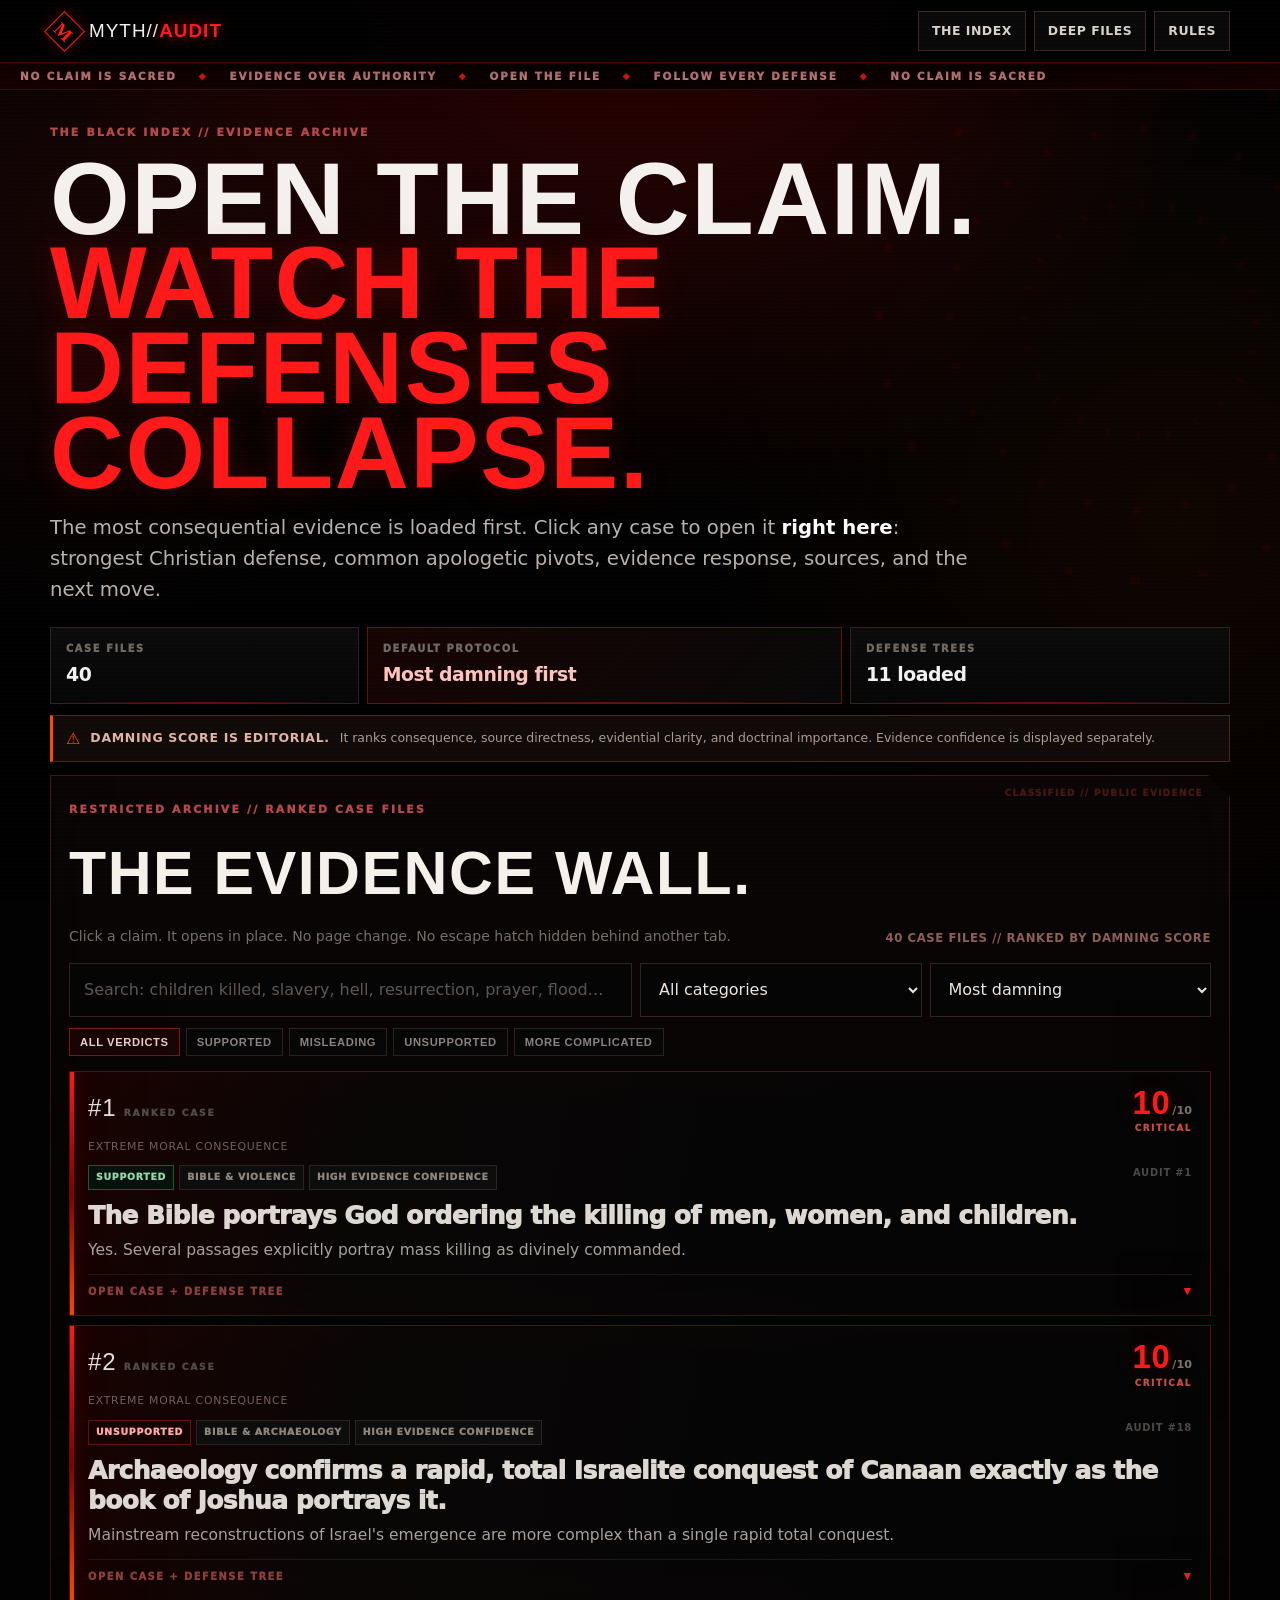
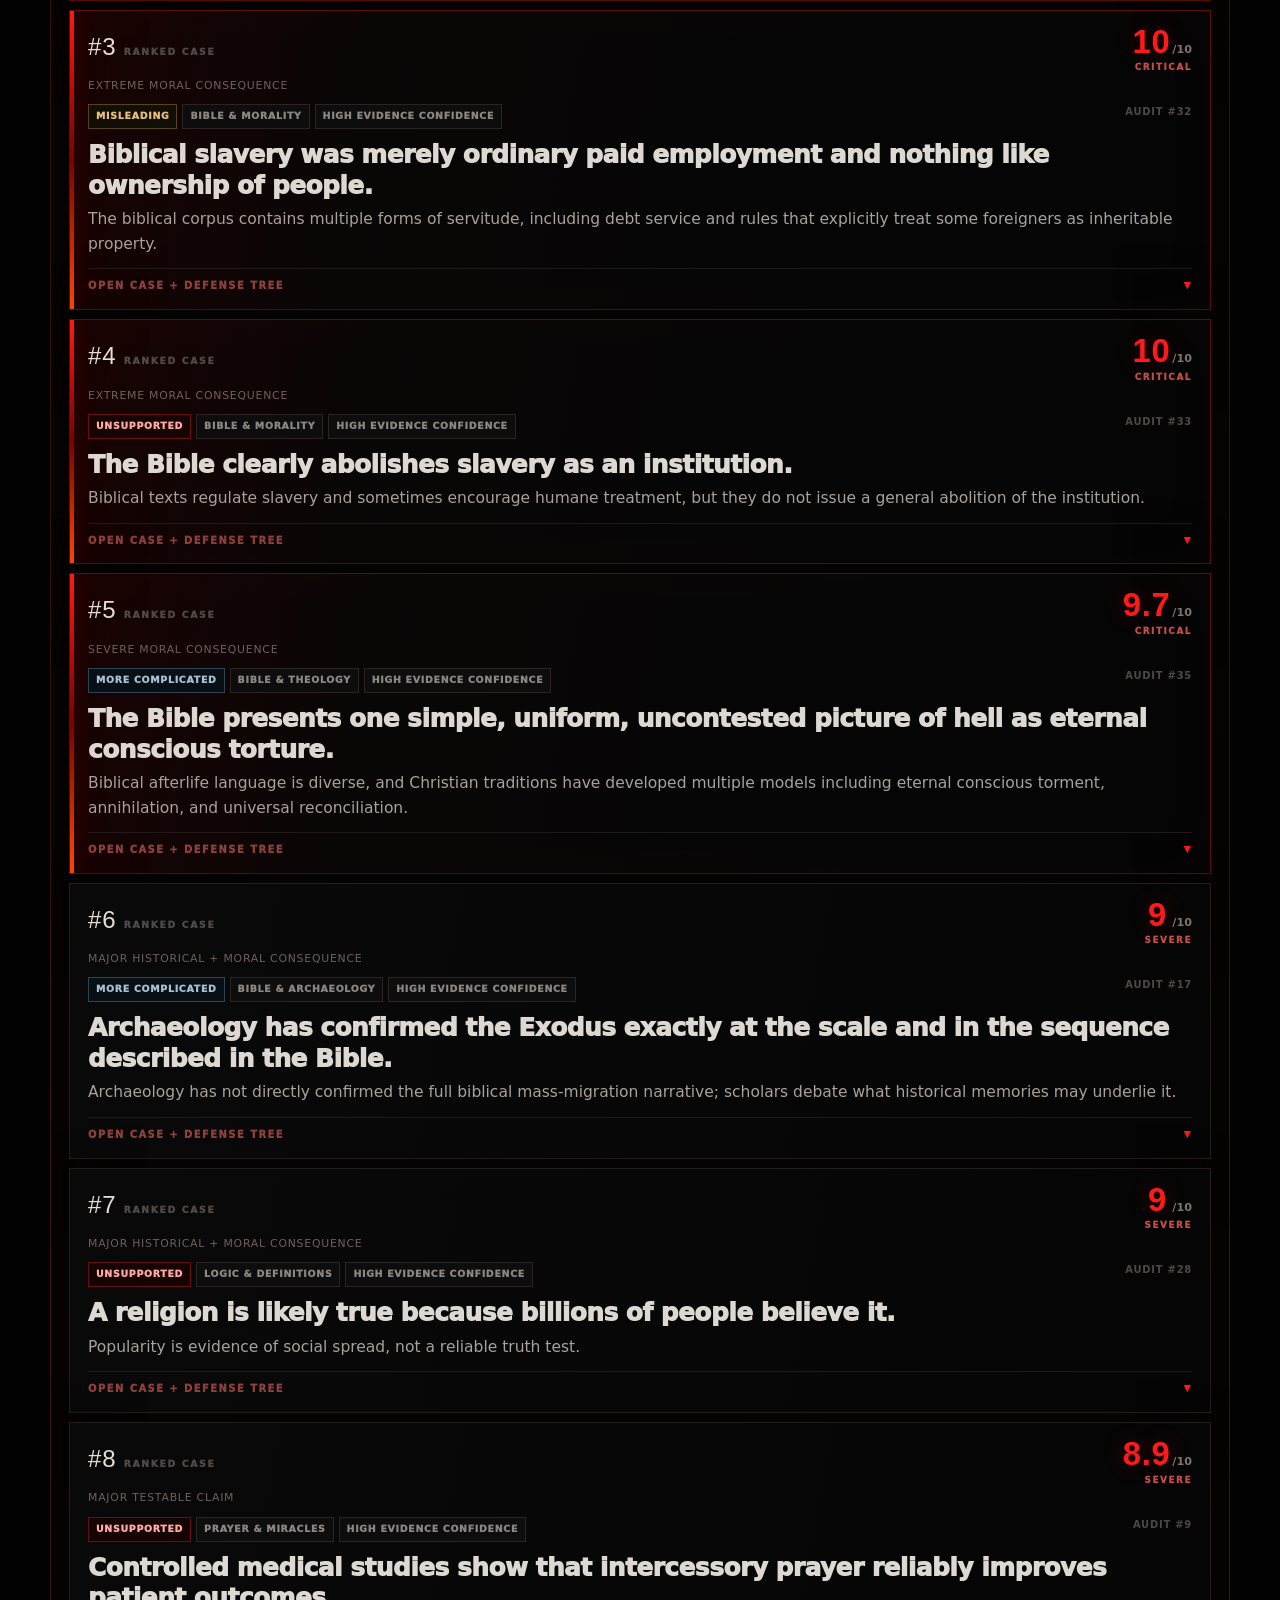
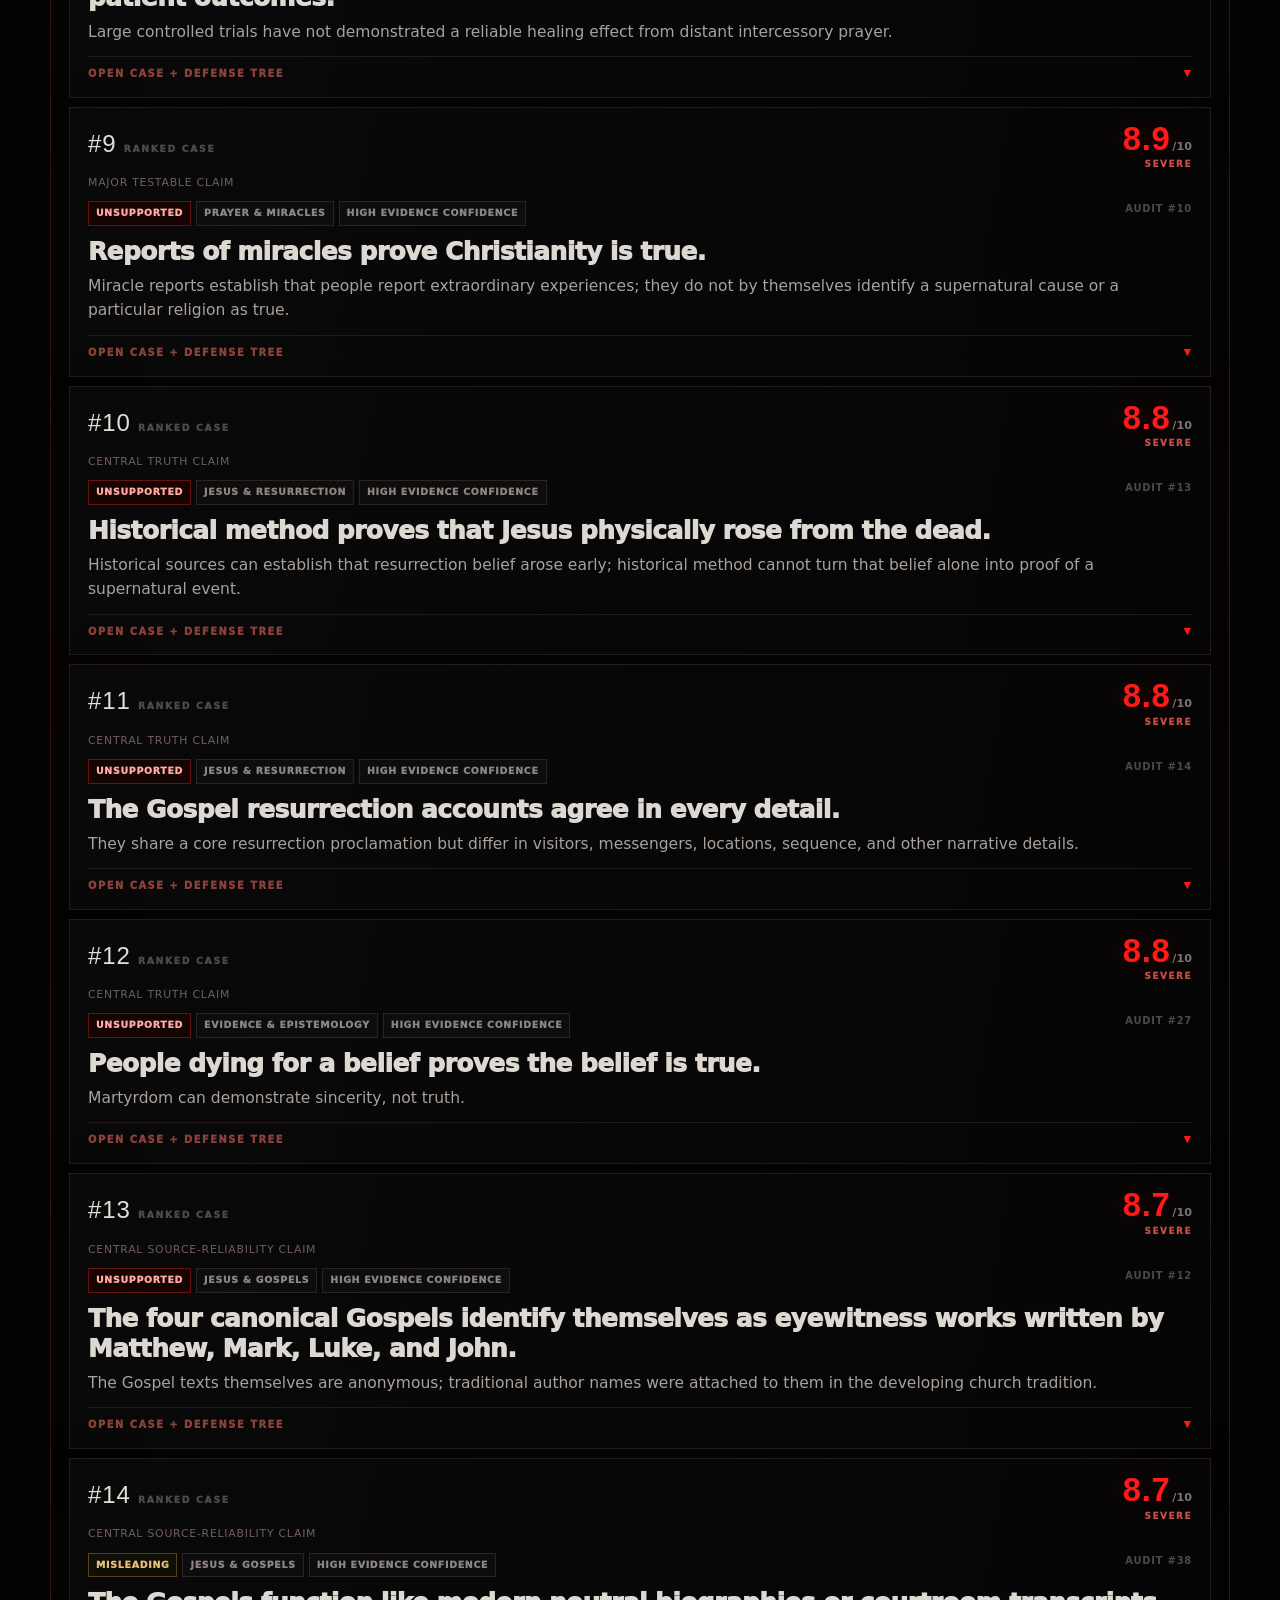
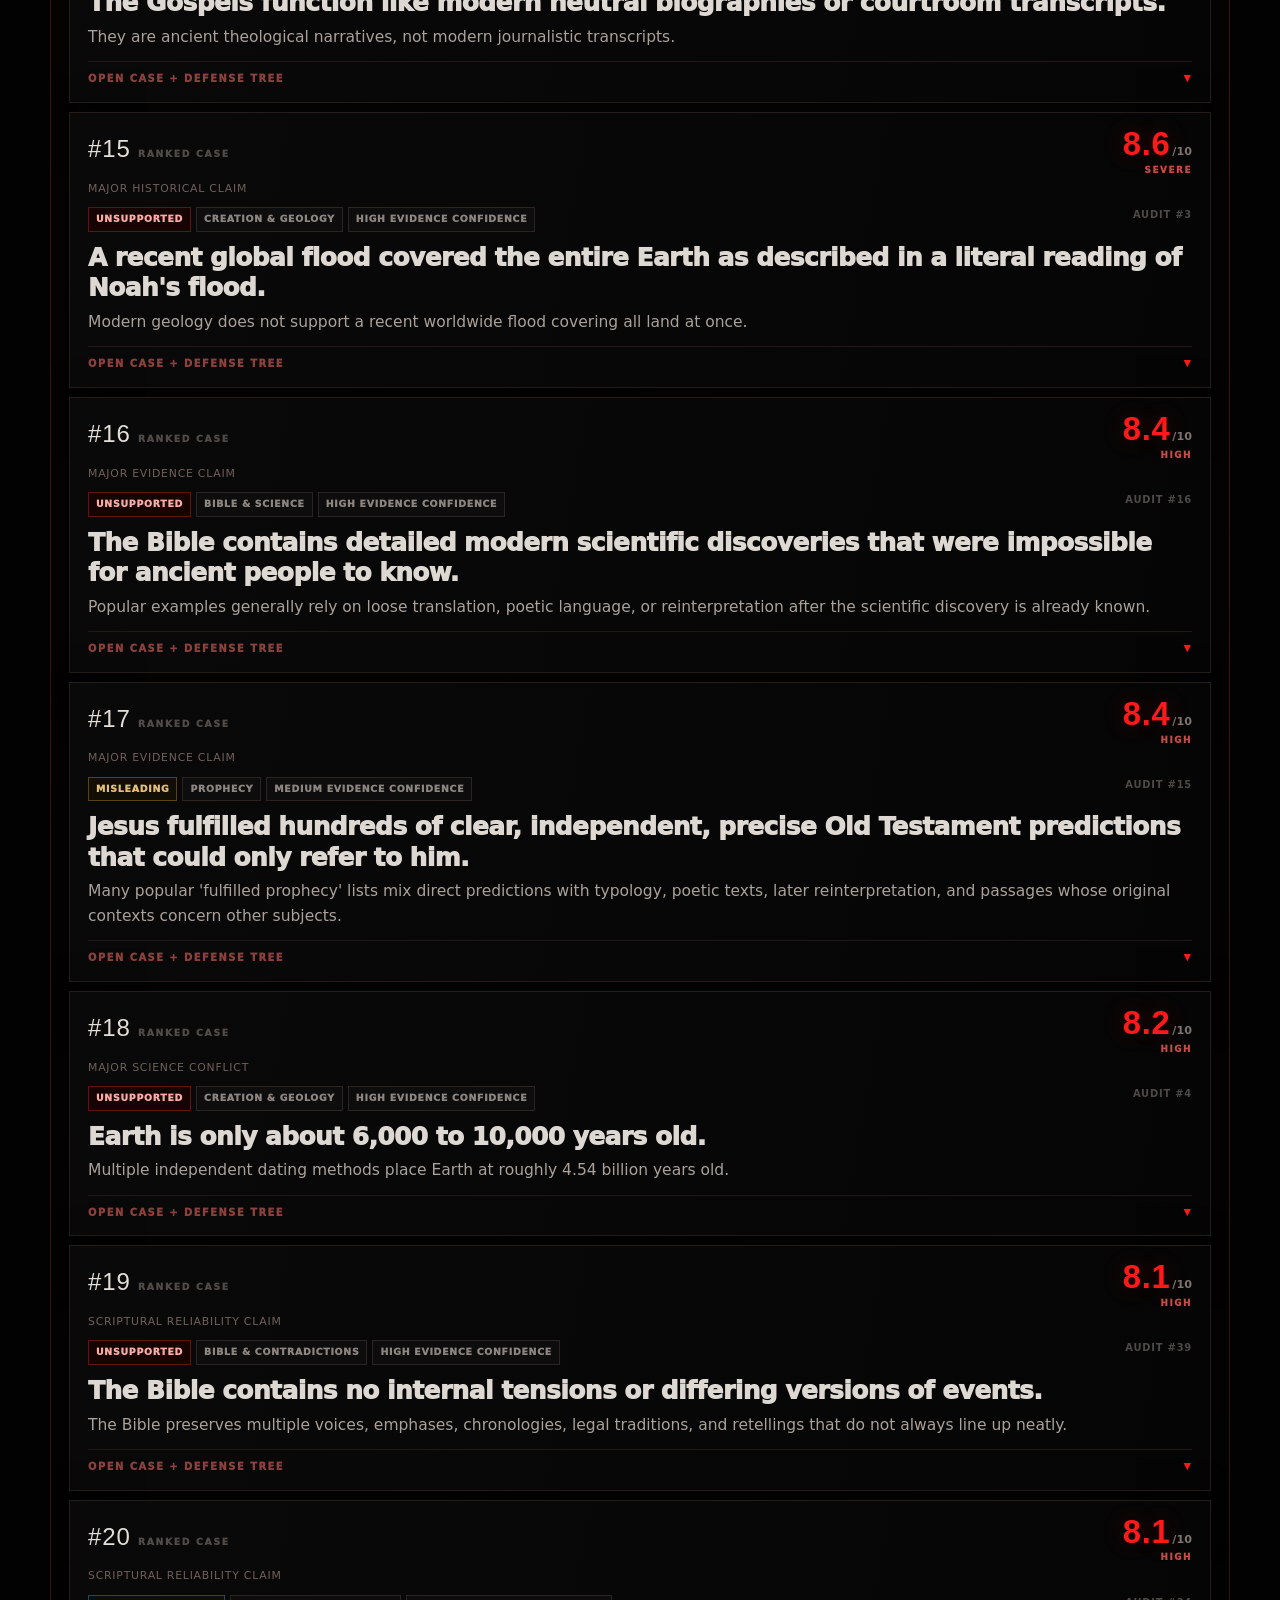
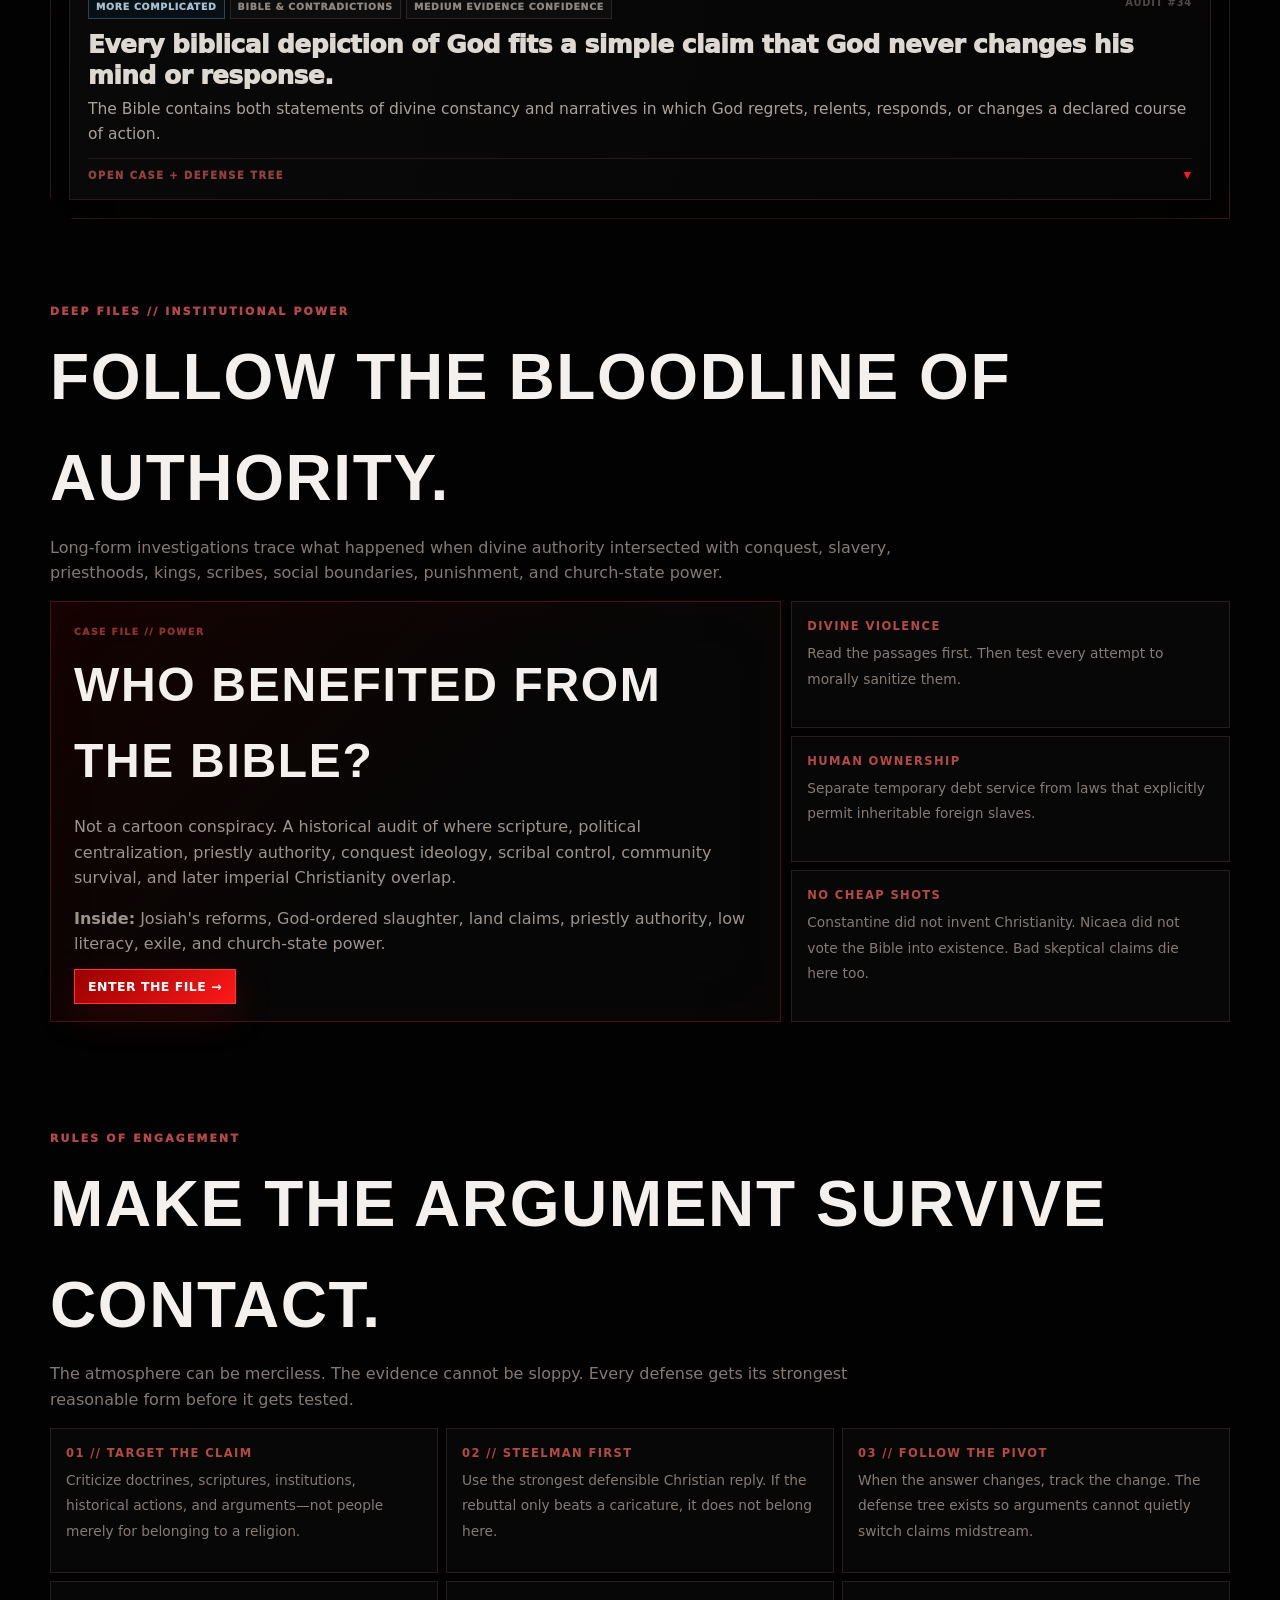
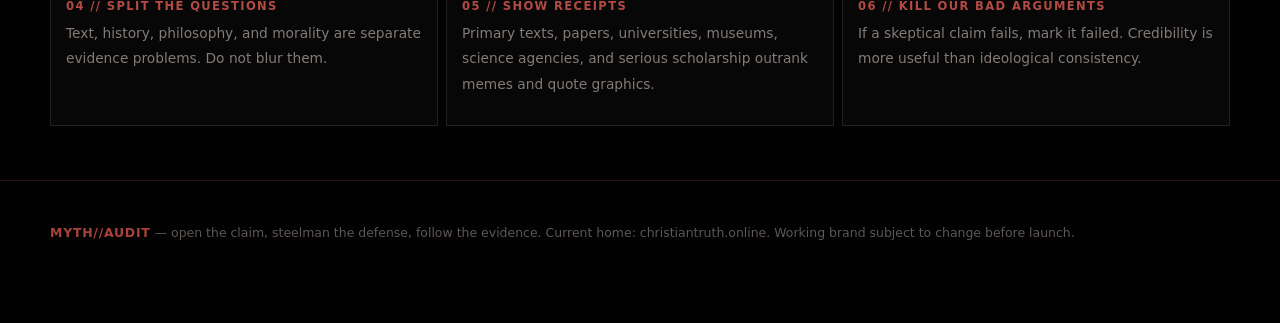
<file: index.html>
<!DOCTYPE html>
<html lang="en">
<head>
  <script async src="https://pagead2.googlesyndication.com/pagead/js/adsbygoogle.js?client=ca-pub-1623067326733757" crossorigin="anonymous"></script>
  <meta charset="UTF-8" />
  <meta name="viewport" content="width=device-width, initial-scale=1.0" />
  <meta name="description" content="Religious claims ranked by consequence, opened inline, steelmanned, and tested against evidence with common apologetic defenses answered one by one." />
  <meta name="theme-color" content="#030303" />
  <title>Myth Audit — Open the Claim. Follow the Evidence.</title>
  <link rel="stylesheet" href="/styles.css" />
</head>
<body>
<header class="topbar">
  <div class="wrap topbar-inner">
    <a href="#top" class="brand"><span class="brand-mark">M</span><span>MYTH//<b>AUDIT</b></span></a>
    <nav class="nav"><a href="#claims">The Index</a><a href="#research">Deep Files</a><a href="#method">Rules</a></nav>
  </div>
</header>

<div class="threatline" aria-hidden="true">
  <div class="threat-track"><span>NO CLAIM IS SACRED</span><i>◆</i><span>EVIDENCE OVER AUTHORITY</span><i>◆</i><span>OPEN THE FILE</span><i>◆</i><span>FOLLOW EVERY DEFENSE</span><i>◆</i><span>NO CLAIM IS SACRED</span></div>
</div>

<main id="top">
  <section class="audit-front wrap" id="claims">
    <div class="front-copy">
      <div class="kicker">The Black Index // Evidence Archive</div>
      <h1>Open the claim.<br><span>Watch the defenses collapse.</span></h1>
      <p class="lede">The most consequential evidence is loaded first. Click any case to open it <strong>right here</strong>: strongest Christian defense, common apologetic pivots, evidence response, sources, and the next move.</p>
    </div>

    <div class="front-metrics">
      <div class="stat"><small>Case files</small><b id="claimCount">0</b></div>
      <div class="stat critical"><small>Default protocol</small><b>Most damning first</b></div>
      <div class="stat"><small>Defense trees</small><b id="treeCount">0 loaded</b></div>
    </div>

    <div class="warning-strip"><span>⚠</span><strong>DAMNING SCORE IS EDITORIAL.</strong> It ranks consequence, source directness, evidential clarity, and doctrinal importance. Evidence confidence is displayed separately.</div>

    <div class="database-shell">
      <div class="database-head">
        <div>
          <div class="kicker">Restricted archive // ranked case files</div>
          <h2>The evidence wall.</h2>
          <p>Click a claim. It opens in place. No page change. No escape hatch hidden behind another tab.</p>
        </div>
        <div id="resultsText" class="countline">Loading case files…</div>
      </div>

      <div class="toolbar toolbar-3">
        <input id="searchInput" type="search" autocomplete="off" placeholder="Search: children killed, slavery, hell, resurrection, prayer, flood…" />
        <select id="categoryFilter"><option value="all">All categories</option></select>
        <select id="sortOrder" aria-label="Sort claims">
          <option value="damning">Most damning</option>
          <option value="confidence">Strongest evidence</option>
          <option value="alpha">A–Z</option>
        </select>
      </div>

      <div class="filters" id="statusFilters">
        <button class="filter active" data-status="all">All verdicts</button>
        <button class="filter" data-status="supported">Supported</button>
        <button class="filter" data-status="misleading">Misleading</button>
        <button class="filter" data-status="unsupported">Unsupported</button>
        <button class="filter" data-status="complex">More complicated</button>
      </div>

      <div class="feed" id="feed"></div>
      <div class="empty" id="emptyState" hidden>No matching case file. Try fewer words or another phrasing.</div>
    </div>
  </section>

  <section class="section wrap" id="research">
    <div class="section-head"><div><div class="kicker">Deep files // institutional power</div><h2>Follow the bloodline of authority.</h2><p class="section-copy">Long-form investigations trace what happened when divine authority intersected with conquest, slavery, priesthoods, kings, scribes, social boundaries, punishment, and church-state power.</p></div></div>
    <div class="research-grid">
      <article class="feature">
        <div class="case-stamp">CASE FILE // POWER</div>
        <h3>Who benefited from the Bible?</h3>
        <p>Not a cartoon conspiracy. A historical audit of where scripture, political centralization, priestly authority, conquest ideology, scribal control, community survival, and later imperial Christianity overlap.</p>
        <p><strong>Inside:</strong> Josiah's reforms, God-ordered slaughter, land claims, priestly authority, low literacy, exile, and church-state power.</p>
        <a class="button primary" href="/research/who-benefited-from-the-bible.html">Enter the file →</a>
      </article>
      <div class="mini-grid">
        <div class="mini"><b>DIVINE VIOLENCE</b><span>Read the passages first. Then test every attempt to morally sanitize them.</span></div>
        <div class="mini"><b>HUMAN OWNERSHIP</b><span>Separate temporary debt service from laws that explicitly permit inheritable foreign slaves.</span></div>
        <div class="mini"><b>NO CHEAP SHOTS</b><span>Constantine did not invent Christianity. Nicaea did not vote the Bible into existence. Bad skeptical claims die here too.</span></div>
      </div>
    </div>
  </section>

  <section class="section wrap" id="method">
    <div class="section-head"><div><div class="kicker">Rules of engagement</div><h2>Make the argument survive contact.</h2><p class="section-copy">The atmosphere can be merciless. The evidence cannot be sloppy. Every defense gets its strongest reasonable form before it gets tested.</p></div></div>
    <div class="ethos">
      <div class="mini"><b>01 // TARGET THE CLAIM</b><span>Criticize doctrines, scriptures, institutions, historical actions, and arguments—not people merely for belonging to a religion.</span></div>
      <div class="mini"><b>02 // STEELMAN FIRST</b><span>Use the strongest defensible Christian reply. If the rebuttal only beats a caricature, it does not belong here.</span></div>
      <div class="mini"><b>03 // FOLLOW THE PIVOT</b><span>When the answer changes, track the change. The defense tree exists so arguments cannot quietly switch claims midstream.</span></div>
      <div class="mini"><b>04 // SPLIT THE QUESTIONS</b><span>Text, history, philosophy, and morality are separate evidence problems. Do not blur them.</span></div>
      <div class="mini"><b>05 // SHOW RECEIPTS</b><span>Primary texts, papers, universities, museums, science agencies, and serious scholarship outrank memes and quote graphics.</span></div>
      <div class="mini"><b>06 // KILL OUR BAD ARGUMENTS</b><span>If a skeptical claim fails, mark it failed. Credibility is more useful than ideological consistency.</span></div>
    </div>
  </section>
</main>

<footer class="footer"><div class="wrap"><strong>MYTH//AUDIT</strong> — open the claim, steelman the defense, follow the evidence. Current home: christiantruth.online. Working brand subject to change before launch.</div></footer>

<script src="/app.js" defer></script>

<!-- Existing Kit email capture preserved -->
<div id="email-widget"><script async data-uid="33aacd08e9" src="https://christiantruth-online.kit.com/33aacd08e9/index.js"></script></div>
<style>#email-widget{position:fixed;bottom:20px;right:20px;z-index:9999;width:300px;max-width:90vw}#email-widget iframe{border-radius:2px;box-shadow:0 14px 45px rgba(0,0,0,.72)}</style>
</body>
</html>
</file>
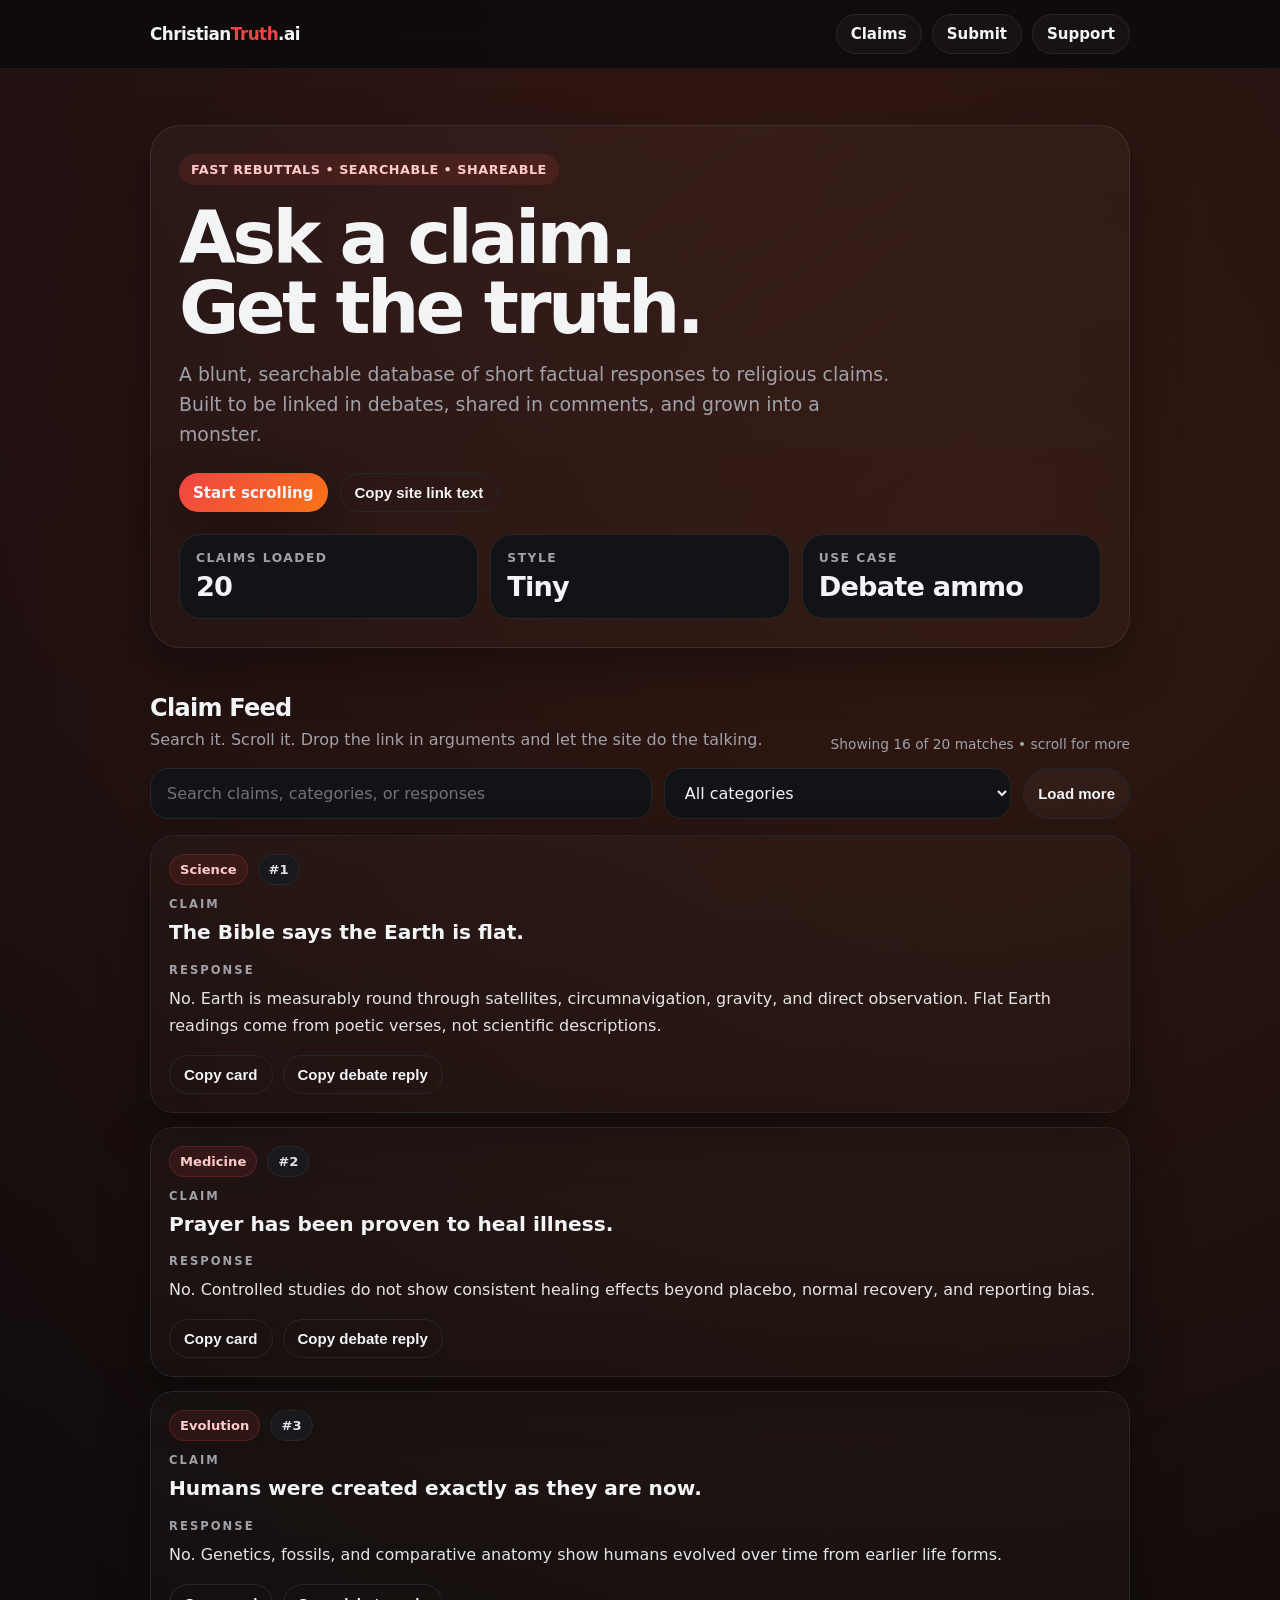
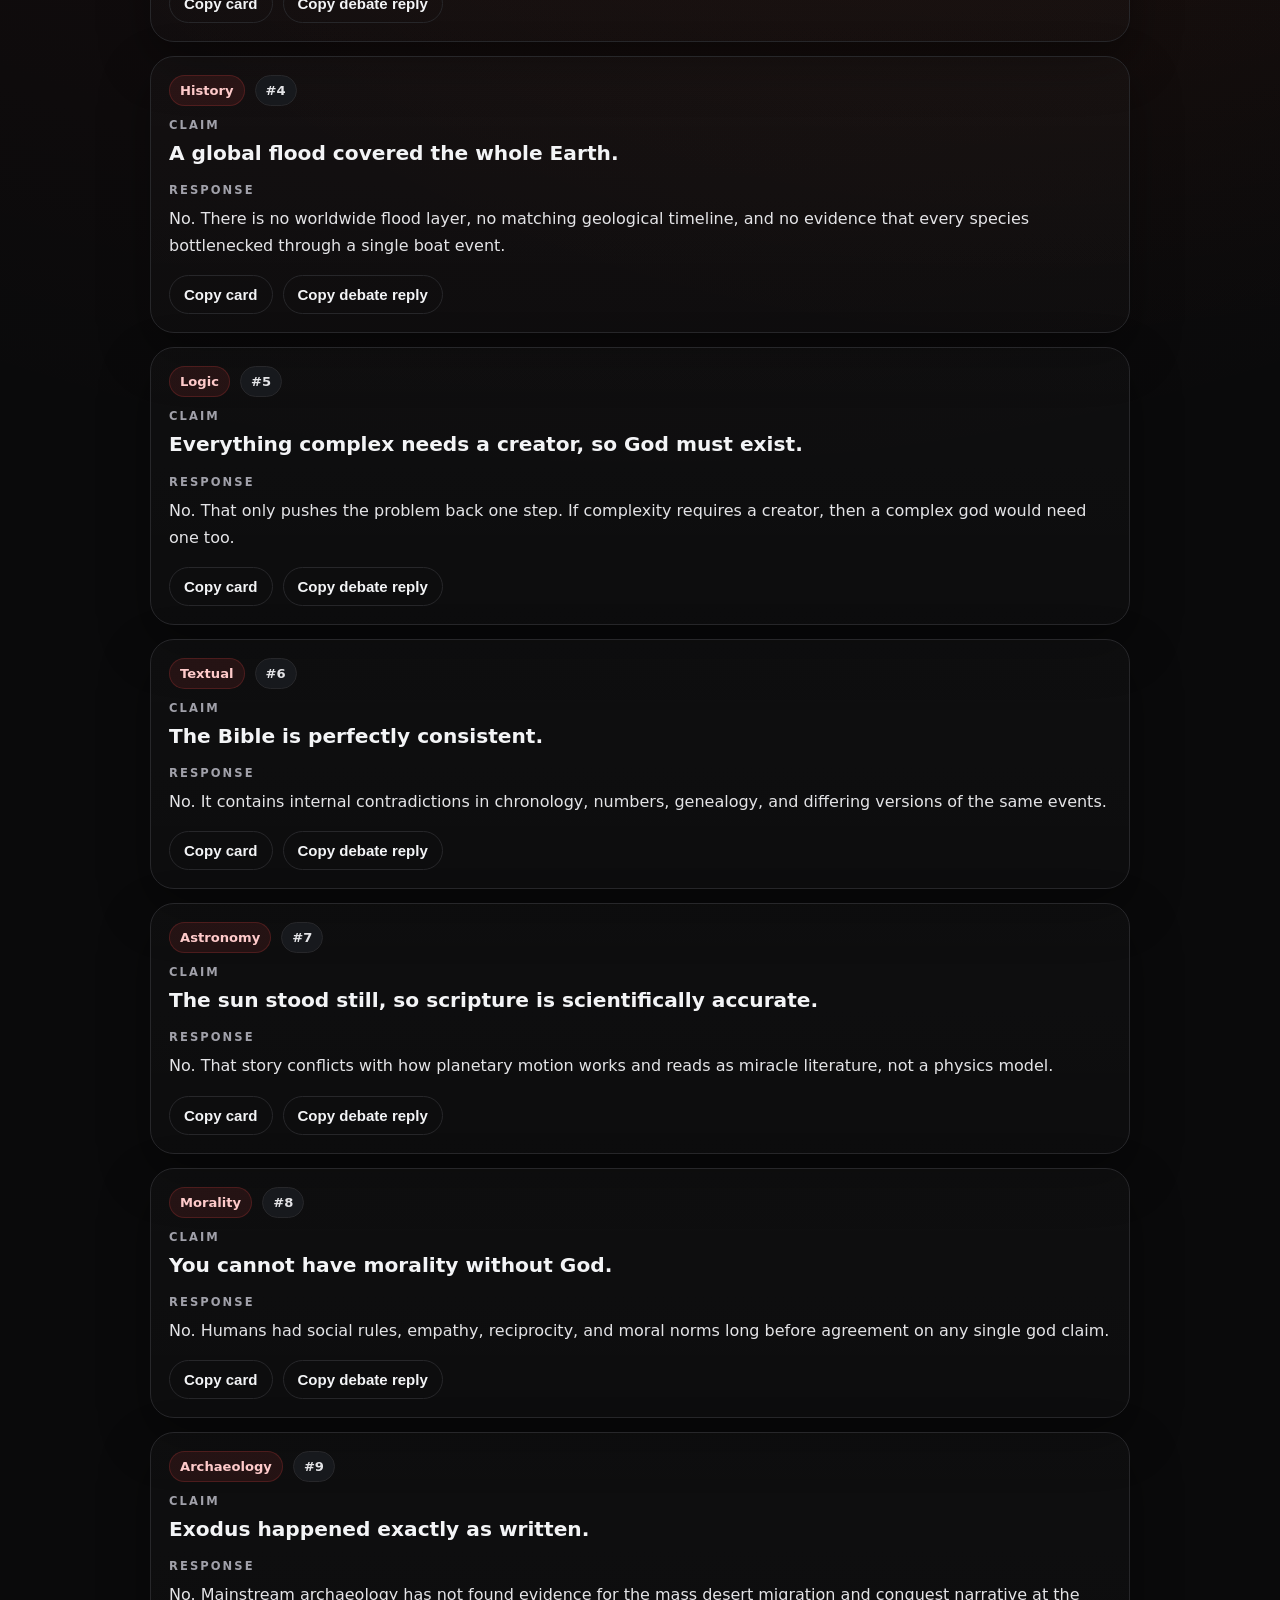
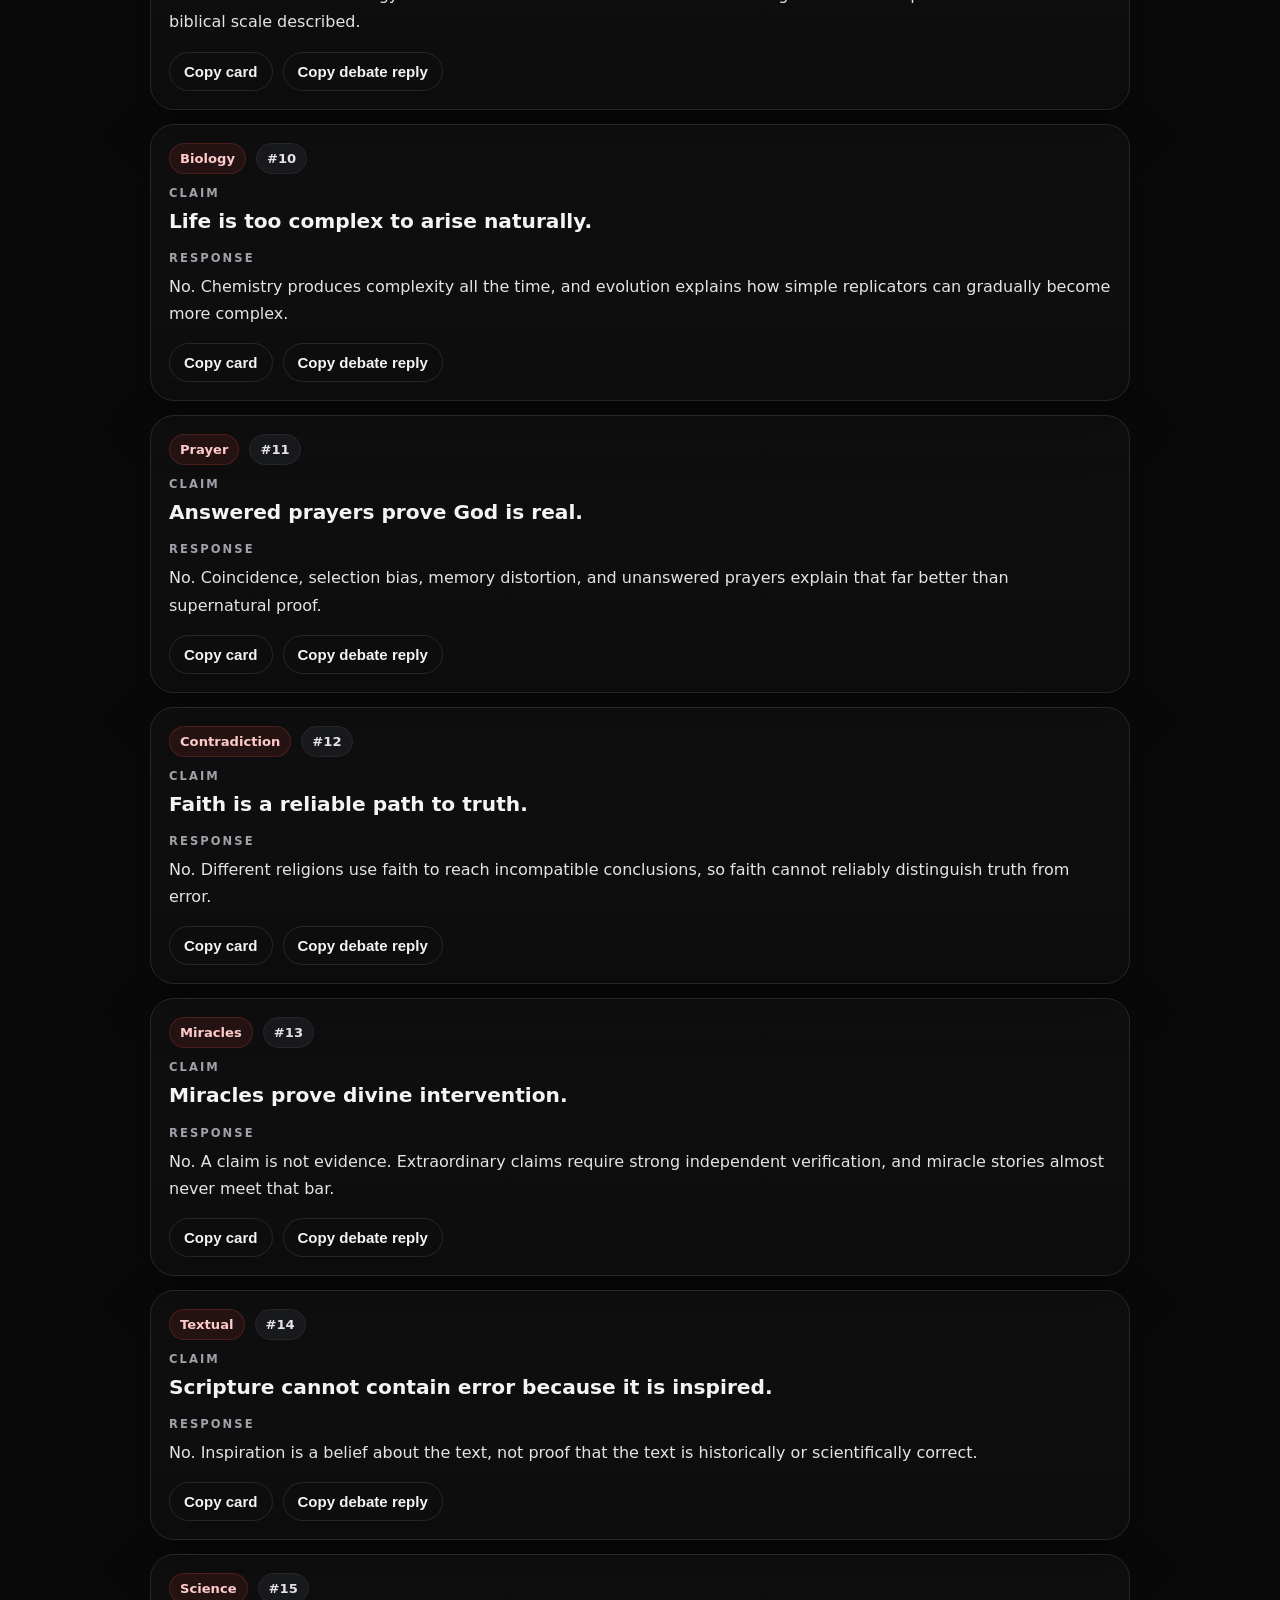
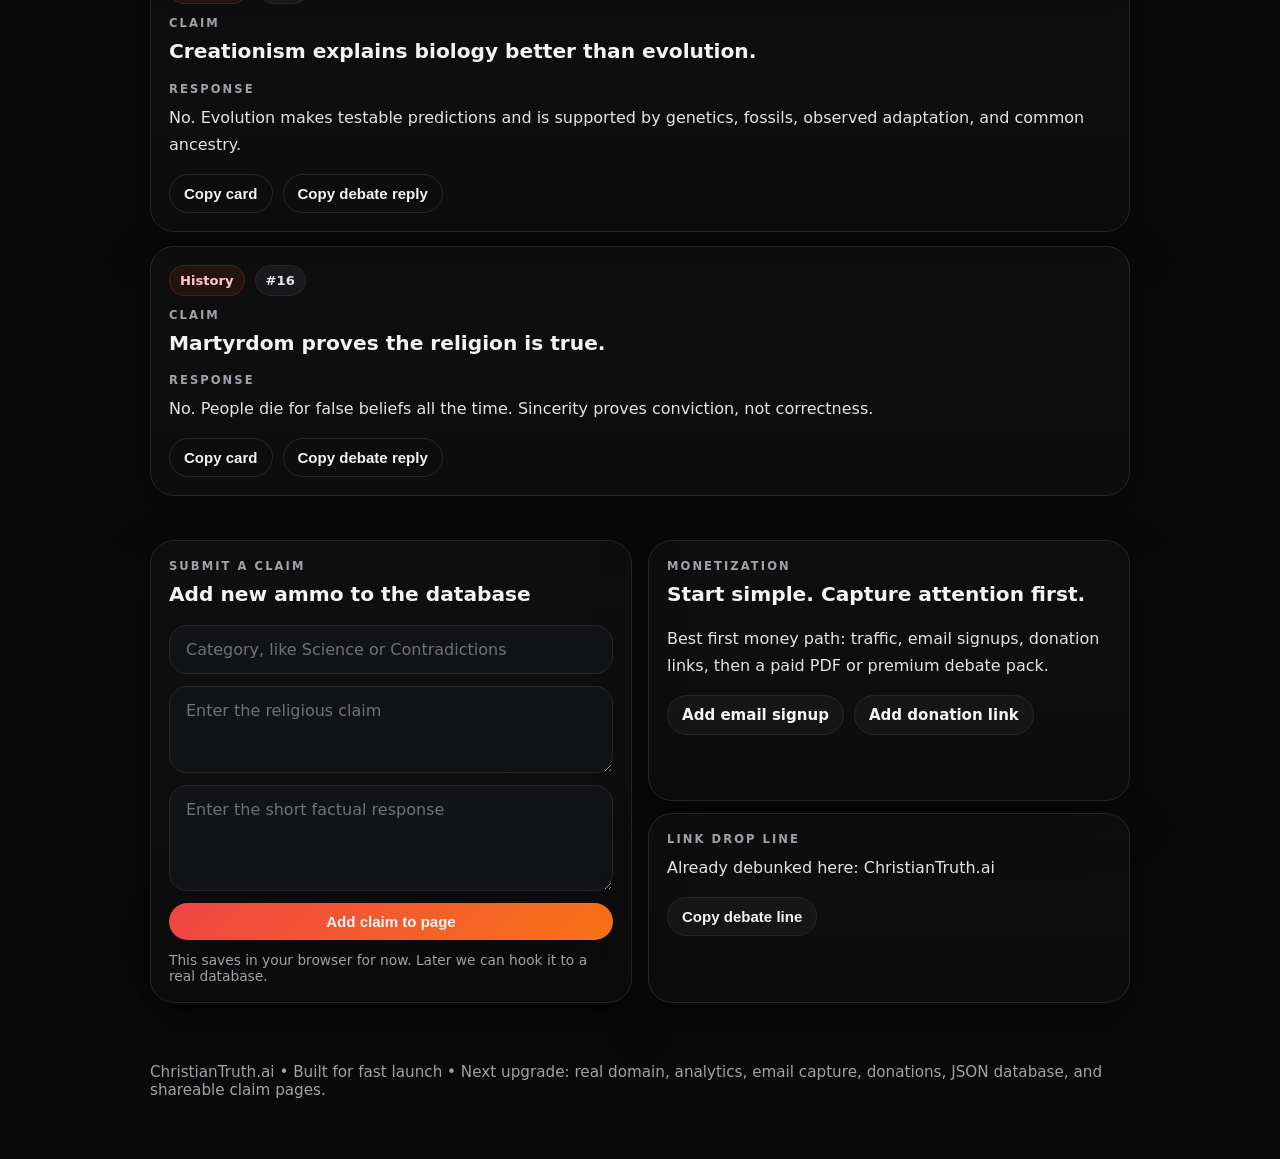
<file: index1.html>
<!DOCTYPE html>
<html lang="en">
<head>
  <script async src="https://pagead2.googlesyndication.com/pagead/js/adsbygoogle.js?client=ca-pub-1623067326733757"
     crossorigin="anonymous"></script>
  <meta charset="UTF-8" />
  <meta name="viewport" content="width=device-width, initial-scale=1.0" />
  <title>ChristianTruth.ai</title>
  <meta name="description" content="Ask a claim. Get the truth. A fast growing database of short factual responses to religious claims." />
  <style>
    :root {
      --bg: #0a0a0b;
      --panel: #121316;
      --panel-2: #17191d;
      --text: #f3f4f6;
      --muted: #a1a1aa;
      --line: #27272a;
      --accent: #ef4444;
      --accent-2: #f97316;
      --good: #22c55e;
      --max: 980px;
      --radius: 22px;
      --shadow: 0 20px 50px rgba(0,0,0,.35);
    }

    * { box-sizing: border-box; }
    html { scroll-behavior: smooth; }
    body {
      margin: 0;
      font-family: Inter, ui-sans-serif, system-ui, -apple-system, Segoe UI, Roboto, Arial, sans-serif;
      background:
        radial-gradient(circle at top, rgba(239,68,68,.12), transparent 35%),
        radial-gradient(circle at 80% 10%, rgba(249,115,22,.09), transparent 25%),
        var(--bg);
      color: var(--text);
    }

    a { color: inherit; text-decoration: none; }

    .wrap {
      width: min(var(--max), calc(100% - 32px));
      margin: 0 auto;
    }

    .topbar {
      position: sticky;
      top: 0;
      z-index: 20;
      backdrop-filter: blur(12px);
      background: rgba(10,10,11,.78);
      border-bottom: 1px solid rgba(255,255,255,.06);
    }

    .topbar-inner {
      display: flex;
      align-items: center;
      justify-content: space-between;
      gap: 16px;
      padding: 14px 0;
    }

    .brand {
      font-weight: 900;
      letter-spacing: -.03em;
      font-size: 1.05rem;
    }

    .brand span { color: var(--accent); }

    .nav {
      display: flex;
      gap: 10px;
      flex-wrap: wrap;
    }

    .pill, .button {
      display: inline-flex;
      align-items: center;
      justify-content: center;
      border: 1px solid var(--line);
      background: rgba(255,255,255,.03);
      color: var(--text);
      border-radius: 999px;
      padding: 10px 14px;
      font-size: .94rem;
      font-weight: 700;
      cursor: pointer;
      transition: .18s ease;
    }

    .button.primary {
      background: linear-gradient(135deg, var(--accent), var(--accent-2));
      border: none;
      box-shadow: var(--shadow);
    }

    .pill:hover, .button:hover { transform: translateY(-1px); }

    .hero {
      padding: 56px 0 28px;
    }

    .hero-card {
      background: linear-gradient(180deg, rgba(255,255,255,.03), rgba(255,255,255,.015));
      border: 1px solid rgba(255,255,255,.08);
      border-radius: 30px;
      padding: 28px;
      box-shadow: var(--shadow);
    }

    .eyebrow {
      display: inline-flex;
      gap: 8px;
      align-items: center;
      padding: 8px 12px;
      border-radius: 999px;
      background: rgba(239,68,68,.12);
      color: #fecaca;
      font-weight: 800;
      font-size: .8rem;
      letter-spacing: .04em;
      text-transform: uppercase;
      margin-bottom: 18px;
    }

    h1 {
      margin: 0;
      font-size: clamp(2.2rem, 7vw, 4.6rem);
      line-height: .95;
      letter-spacing: -.05em;
    }

    .sub {
      color: var(--muted);
      font-size: clamp(1rem, 2vw, 1.18rem);
      line-height: 1.6;
      max-width: 720px;
      margin: 16px 0 24px;
    }

    .hero-actions {
      display: flex;
      gap: 12px;
      flex-wrap: wrap;
      margin-bottom: 22px;
    }

    .stats {
      display: grid;
      grid-template-columns: repeat(3, minmax(0,1fr));
      gap: 12px;
      margin-top: 18px;
    }

    .stat {
      background: var(--panel);
      border: 1px solid var(--line);
      border-radius: var(--radius);
      padding: 16px;
    }

    .stat-label {
      color: var(--muted);
      font-size: .77rem;
      text-transform: uppercase;
      letter-spacing: .12em;
      font-weight: 800;
      margin-bottom: 6px;
    }

    .stat-value {
      font-size: 1.7rem;
      font-weight: 900;
      letter-spacing: -.03em;
    }

    .section {
      padding: 18px 0 26px;
    }

    .section-head {
      display: flex;
      align-items: end;
      justify-content: space-between;
      gap: 16px;
      margin-bottom: 16px;
      flex-wrap: wrap;
    }

    .section-title {
      font-size: 1.5rem;
      font-weight: 900;
      letter-spacing: -.03em;
      margin: 0;
    }

    .section-copy {
      color: var(--muted);
      margin: 6px 0 0;
      line-height: 1.5;
    }

    .toolbar {
      display: grid;
      grid-template-columns: 1.3fr .9fr auto;
      gap: 12px;
      margin-bottom: 16px;
    }

    input, select, textarea {
      width: 100%;
      background: var(--panel);
      border: 1px solid var(--line);
      color: var(--text);
      border-radius: 18px;
      padding: 14px 16px;
      font: inherit;
      outline: none;
    }

    input::placeholder, textarea::placeholder { color: #71717a; }

    .feed {
      display: grid;
      gap: 14px;
    }

    .card {
      background: linear-gradient(180deg, rgba(255,255,255,.02), rgba(255,255,255,.01));
      border: 1px solid var(--line);
      border-radius: 24px;
      padding: 18px;
      box-shadow: var(--shadow);
    }

    .card-top {
      display: flex;
      align-items: center;
      gap: 10px;
      flex-wrap: wrap;
      margin-bottom: 12px;
    }

    .badge {
      display: inline-flex;
      align-items: center;
      gap: 8px;
      background: var(--panel-2);
      border: 1px solid var(--line);
      padding: 7px 10px;
      border-radius: 999px;
      font-size: .82rem;
      font-weight: 800;
      color: #e4e4e7;
    }

    .badge.red {
      background: rgba(239,68,68,.1);
      color: #fecaca;
      border-color: rgba(239,68,68,.2);
    }

    .label {
      font-size: .72rem;
      font-weight: 900;
      color: var(--muted);
      text-transform: uppercase;
      letter-spacing: .18em;
      margin-bottom: 8px;
    }

    .claim {
      font-size: clamp(1.06rem, 2vw, 1.26rem);
      font-weight: 800;
      line-height: 1.35;
      margin-bottom: 16px;
    }

    .response {
      color: #e4e4e7;
      line-height: 1.7;
      font-size: 1rem;
    }

    .card-actions {
      display: flex;
      gap: 10px;
      flex-wrap: wrap;
      margin-top: 16px;
    }

    .ghost {
      background: transparent;
      border: 1px solid var(--line);
    }

    .grid-2 {
      display: grid;
      grid-template-columns: 1fr 1fr;
      gap: 16px;
    }

    .stack { display: grid; gap: 12px; }

    .footer {
      padding: 34px 0 60px;
      color: var(--muted);
      font-size: .95rem;
    }

    .tiny {
      font-size: .86rem;
      color: var(--muted);
    }

    .empty {
      padding: 30px;
      text-align: center;
      color: var(--muted);
      background: var(--panel);
      border-radius: 24px;
      border: 1px dashed var(--line);
    }

    @media (max-width: 820px) {
      .stats, .grid-2, .toolbar { grid-template-columns: 1fr; }
      .topbar-inner { align-items: flex-start; flex-direction: column; }
      .hero { padding-top: 30px; }
      .hero-card { padding: 22px; }
    }
  </style>
</head>
<body>
  <header class="topbar">
    <div class="wrap topbar-inner">
      <a href="#top" class="brand">Christian<span>Truth</span>.ai</a>
      <nav class="nav">
        <a class="pill" href="#claims">Claims</a>
        <a class="pill" href="#submit">Submit</a>
        <a class="pill" href="#support">Support</a>
      </nav>
    </div>
  </header>

  <main id="top">
    <section class="hero wrap">
      <div class="hero-card">
        <div class="eyebrow">Fast rebuttals • searchable • shareable</div>
        <h1>Ask a claim.<br />Get the truth.</h1>
        <p class="sub">
          A blunt, searchable database of short factual responses to religious claims. Built to be linked in debates, shared in comments, and grown into a monster.
        </p>
        <div class="hero-actions">
          <a class="button primary" href="#claims">Start scrolling</a>
          <button class="button ghost" id="copySiteButton" type="button">Copy site link text</button>
        </div>

        <div class="stats">
          <div class="stat">
            <div class="stat-label">Claims loaded</div>
            <div class="stat-value" id="claimCount">0</div>
          </div>
          <div class="stat">
            <div class="stat-label">Style</div>
            <div class="stat-value">Tiny</div>
          </div>
          <div class="stat">
            <div class="stat-label">Use case</div>
            <div class="stat-value">Debate ammo</div>
          </div>
        </div>
      </div>
    </section>

    <section class="section wrap" id="claims">
      <div class="section-head">
        <div>
          <h2 class="section-title">Claim Feed</h2>
          <p class="section-copy">Search it. Scroll it. Drop the link in arguments and let the site do the talking.</p>
        </div>
        <div class="tiny" id="resultsText">Loading...</div>
      </div>

      <div class="toolbar">
        <input id="searchInput" type="text" placeholder="Search claims, categories, or responses" />
        <select id="categoryFilter">
          <option value="all">All categories</option>
        </select>
        <button class="button" id="loadMoreButton" type="button">Load more</button>
      </div>

      <div class="feed" id="feed"></div>
      <div class="empty" id="emptyState" style="display:none;">No matches. Try another search and keep swinging.</div>
    </section>

    <section class="section wrap" id="submit">
      <div class="grid-2">
        <div class="card">
          <div class="label">Submit a claim</div>
          <div class="claim">Add new ammo to the database</div>
          <div class="stack">
            <input id="newCategory" type="text" placeholder="Category, like Science or Contradictions" />
            <textarea id="newClaim" rows="3" placeholder="Enter the religious claim"></textarea>
            <textarea id="newResponse" rows="4" placeholder="Enter the short factual response"></textarea>
            <button class="button primary" id="addClaimButton" type="button">Add claim to page</button>
            <div class="tiny">This saves in your browser for now. Later we can hook it to a real database.</div>
          </div>
        </div>

        <div class="stack">
          <div class="card" id="support">
            <div class="label">Monetization</div>
            <div class="claim">Start simple. Capture attention first.</div>
            <div class="response">
              Best first money path: traffic, email signups, donation links, then a paid PDF or premium debate pack.
            </div>
            <div class="card-actions">
              <a class="button" href="#">Add email signup</a>
              <a class="button" href="#">Add donation link</a>
            </div>
          </div>

          <div class="card">
            <div class="label">Link drop line</div>
            <div class="response" id="linkDropText">Already debunked here: ChristianTruth.ai</div>
            <div class="card-actions">
              <button class="button" id="copyDebateLine" type="button">Copy debate line</button>
            </div>
          </div>
        </div>
      </div>
    </section>

    <section class="footer wrap">
      ChristianTruth.ai • Built for fast launch • Next upgrade: real domain, analytics, email capture, donations, JSON database, and shareable claim pages.
    </section>
  </main>

  <script>
    const seedClaims = [
      {
        category: 'Science',
        claim: 'The Bible says the Earth is flat.',
        response: 'No. Earth is measurably round through satellites, circumnavigation, gravity, and direct observation. Flat Earth readings come from poetic verses, not scientific descriptions.'
      },
      {
        category: 'Medicine',
        claim: 'Prayer has been proven to heal illness.',
        response: 'No. Controlled studies do not show consistent healing effects beyond placebo, normal recovery, and reporting bias.'
      },
      {
        category: 'Evolution',
        claim: 'Humans were created exactly as they are now.',
        response: 'No. Genetics, fossils, and comparative anatomy show humans evolved over time from earlier life forms.'
      },
      {
        category: 'History',
        claim: 'A global flood covered the whole Earth.',
        response: 'No. There is no worldwide flood layer, no matching geological timeline, and no evidence that every species bottlenecked through a single boat event.'
      },
      {
        category: 'Logic',
        claim: 'Everything complex needs a creator, so God must exist.',
        response: 'No. That only pushes the problem back one step. If complexity requires a creator, then a complex god would need one too.'
      },
      {
        category: 'Textual',
        claim: 'The Bible is perfectly consistent.',
        response: 'No. It contains internal contradictions in chronology, numbers, genealogy, and differing versions of the same events.'
      },
      {
        category: 'Astronomy',
        claim: 'The sun stood still, so scripture is scientifically accurate.',
        response: 'No. That story conflicts with how planetary motion works and reads as miracle literature, not a physics model.'
      },
      {
        category: 'Morality',
        claim: 'You cannot have morality without God.',
        response: 'No. Humans had social rules, empathy, reciprocity, and moral norms long before agreement on any single god claim.'
      },
      {
        category: 'Archaeology',
        claim: 'Exodus happened exactly as written.',
        response: 'No. Mainstream archaeology has not found evidence for the mass desert migration and conquest narrative at the biblical scale described.'
      },
      {
        category: 'Biology',
        claim: 'Life is too complex to arise naturally.',
        response: 'No. Chemistry produces complexity all the time, and evolution explains how simple replicators can gradually become more complex.'
      },
      {
        category: 'Prayer',
        claim: 'Answered prayers prove God is real.',
        response: 'No. Coincidence, selection bias, memory distortion, and unanswered prayers explain that far better than supernatural proof.'
      },
      {
        category: 'Contradiction',
        claim: 'Faith is a reliable path to truth.',
        response: 'No. Different religions use faith to reach incompatible conclusions, so faith cannot reliably distinguish truth from error.'
      },
      {
        category: 'Miracles',
        claim: 'Miracles prove divine intervention.',
        response: 'No. A claim is not evidence. Extraordinary claims require strong independent verification, and miracle stories almost never meet that bar.'
      },
      {
        category: 'Textual',
        claim: 'Scripture cannot contain error because it is inspired.',
        response: 'No. Inspiration is a belief about the text, not proof that the text is historically or scientifically correct.'
      },
      {
        category: 'Science',
        claim: 'Creationism explains biology better than evolution.',
        response: 'No. Evolution makes testable predictions and is supported by genetics, fossils, observed adaptation, and common ancestry.'
      },
      {
        category: 'History',
        claim: 'Martyrdom proves the religion is true.',
        response: 'No. People die for false beliefs all the time. Sincerity proves conviction, not correctness.'
      },
      {
        category: 'Philosophy',
        claim: 'God is the best explanation for existence.',
        response: 'No. It is only an assertion unless it explains more with fewer assumptions than natural explanations.'
      },
      {
        category: 'Society',
        claim: 'Without religion society would collapse.',
        response: 'No. Highly secular societies function just fine with law, empathy, cooperation, and social accountability.'
      },
      {
        category: 'Bible',
        claim: 'The Bible predicted modern science.',
        response: 'No. Believers usually retrofit vague verses after discoveries are already known.'
      },
      {
        category: 'Justice',
        claim: 'Hell is perfectly just.',
        response: 'No. Infinite punishment for finite mistakes is wildly disproportionate by any normal moral standard.'
      }
    ];

    const extraTemplates = [
      {
        category: 'Bible',
        claim: 'Biblical prophecy proves divine authorship.',
        response: 'No. Many prophecies are vague, written after the fact, or depend on selective interpretation.'
      },
      {
        category: 'Logic',
        claim: 'You cannot disprove God, so belief wins.',
        response: 'No. Failure to disprove a claim is not proof the claim is true.'
      },
      {
        category: 'Science',
        claim: 'There are gaps in evolution, so creationism wins.',
        response: 'No. A gap in knowledge does not prove a supernatural answer.'
      },
      {
        category: 'Morality',
        claim: 'Atheists have no basis for right and wrong.',
        response: 'No. Human wellbeing, harm reduction, reciprocity, and social cooperation provide moral frameworks without gods.'
      },
      {
        category: 'Textual',
        claim: 'Thousands of Bible manuscripts prove perfect accuracy.',
        response: 'No. Many manuscripts means many variants. It proves transmission, not perfection.'
      },
      {
        category: 'Prayer',
        claim: 'Millions believe, so it must be true.',
        response: 'No. Popularity measures social spread, not truth.'
      }
    ];

    const storageKey = 'christiantruth_ai_claims';
    const feed = document.getElementById('feed');
    const emptyState = document.getElementById('emptyState');
    const claimCount = document.getElementById('claimCount');
    const resultsText = document.getElementById('resultsText');
    const searchInput = document.getElementById('searchInput');
    const categoryFilter = document.getElementById('categoryFilter');
    const loadMoreButton = document.getElementById('loadMoreButton');
    const addClaimButton = document.getElementById('addClaimButton');
    const newCategory = document.getElementById('newCategory');
    const newClaim = document.getElementById('newClaim');
    const newResponse = document.getElementById('newResponse');
    const copyDebateLine = document.getElementById('copyDebateLine');
    const copySiteButton = document.getElementById('copySiteButton');

    let claims = loadClaims();
    let visibleCount = 8;
    let scrollLock = false;

    function loadClaims() {
      const local = localStorage.getItem(storageKey);
      if (!local) return seedClaims.map((item, i) => ({ id: i + 1, ...item }));
      try {
        const parsed = JSON.parse(local);
        if (Array.isArray(parsed) && parsed.length) return parsed;
      } catch (err) {}
      return seedClaims.map((item, i) => ({ id: i + 1, ...item }));
    }

    function saveClaims() {
      localStorage.setItem(storageKey, JSON.stringify(claims));
    }

    function getFilteredClaims() {
      const q = searchInput.value.trim().toLowerCase();
      const category = categoryFilter.value;
      return claims.filter(item => {
        const matchesCategory = category === 'all' || item.category === category;
        const hay = `${item.category} ${item.claim} ${item.response}`.toLowerCase();
        const matchesSearch = !q || hay.includes(q);
        return matchesCategory && matchesSearch;
      });
    }

    function refreshCategories() {
      const current = categoryFilter.value;
      const categories = ['all', ...new Set(claims.map(c => c.category).sort((a,b) => a.localeCompare(b)))];
      categoryFilter.innerHTML = categories.map(cat => `<option value="${escapeHtml(cat)}">${cat === 'all' ? 'All categories' : escapeHtml(cat)}</option>`).join('');
      if (categories.includes(current)) categoryFilter.value = current;
    }

    function render() {
      refreshCategories();
      const filtered = getFilteredClaims();
      const shown = filtered.slice(0, visibleCount);
      const hasMore = visibleCount < filtered.length;

      claimCount.textContent = String(claims.length);
      resultsText.textContent = hasMore
        ? `Showing ${shown.length} of ${filtered.length} matches • scroll for more`
        : `Showing all ${filtered.length} matches`;

      if (!shown.length) {
        feed.innerHTML = '';
        emptyState.style.display = 'block';
        loadMoreButton.style.display = 'none';
        return;
      }

      emptyState.style.display = 'none';

      feed.innerHTML = shown.map(item => `
        <article class="card">
          <div class="card-top">
            <span class="badge red">${escapeHtml(item.category)}</span>
            <span class="badge">#${item.id}</span>
          </div>
          <div class="label">Claim</div>
          <div class="claim">${escapeHtml(item.claim)}</div>
          <div class="label">Response</div>
          <div class="response">${escapeHtml(item.response)}</div>
          <div class="card-actions">
            <button class="button ghost" type="button" onclick="copyText(${JSON.stringify(`Claim: ${item.claim}\nResponse: ${item.response}`)})">Copy card</button>
            <button class="button ghost" type="button" onclick="copyText(${JSON.stringify(`Already debunked here: ChristianTruth.ai\n\nClaim: ${item.claim}\nResponse: ${item.response}`)})">Copy debate reply</button>
          </div>
        </article>
      `).join('');

      loadMoreButton.style.display = hasMore ? 'inline-flex' : 'none';
    }

    function addMoreClaims(amount = 8) {
      const start = claims.length;
      for (let i = 0; i < amount; i++) {
        const t = extraTemplates[(start + i) % extraTemplates.length];
        claims.push({ id: claims.length + 1, ...t });
      }
      saveClaims();
    }

    function escapeHtml(text) {
      return String(text)
        .replaceAll('&', '&amp;')
        .replaceAll('<', '&lt;')
        .replaceAll('>', '&gt;')
        .replaceAll('"', '&quot;')
        .replaceAll("'", '&#039;');
    }

    async function copyText(text) {
      try {
        await navigator.clipboard.writeText(text);
      } catch (err) {
        const ta = document.createElement('textarea');
        ta.value = text;
        document.body.appendChild(ta);
        ta.select();
        document.execCommand('copy');
        ta.remove();
      }
    }

    window.copyText = copyText;

    searchInput.addEventListener('input', () => {
      visibleCount = 8;
      render();
    });

    categoryFilter.addEventListener('change', () => {
      visibleCount = 8;
      render();
    });

    loadMoreButton.addEventListener('click', () => {
      const filtered = getFilteredClaims();
      if (visibleCount >= filtered.length) {
        addMoreClaims(8);
      }
      visibleCount += 8;
      render();
    });

    addClaimButton.addEventListener('click', () => {
      const category = newCategory.value.trim() || 'General';
      const claim = newClaim.value.trim();
      const response = newResponse.value.trim();
      if (!claim || !response) return;
      claims.unshift({ id: claims.length + 1, category, claim, response });
      newCategory.value = '';
      newClaim.value = '';
      newResponse.value = '';
      visibleCount = Math.max(visibleCount, 8);
      saveClaims();
      render();
      window.scrollTo({ top: 0, behavior: 'smooth' });
    });

    copyDebateLine.addEventListener('click', () => copyText('Already debunked here: ChristianTruth.ai'));
    copySiteButton.addEventListener('click', () => copyText('ChristianTruth.ai'));

    window.addEventListener('scroll', () => {
      if (scrollLock) return;

      const nearBottom = window.innerHeight + window.scrollY >= document.body.offsetHeight - 700;
      if (!nearBottom) return;

      const filtered = getFilteredClaims();
      scrollLock = true;

      if (visibleCount < filtered.length) {
        visibleCount += 8;
        render();
      } else {
        addMoreClaims(8);
        visibleCount += 8;
        render();
      }

      setTimeout(() => {
        scrollLock = false;
      }, 250);
    });

    render();
  </script>

  <!-- FLOATING EMAIL BOX -->
  <div id="email-widget">
    <script async data-uid="33aacd08e9" src="https://christiantruth-online.kit.com/33aacd08e9/index.js"></script>
  </div>

  <style>
    #email-widget {
      position: fixed;
      bottom: 20px;
      right: 20px;
      z-index: 9999;
      width: 300px;
      max-width: 90vw;
    }

    #email-widget iframe {
      border-radius: 10px;
      box-shadow: 0 10px 25px rgba(0,0,0,0.4);
    }
  </style>
</body>
</html>
</file>
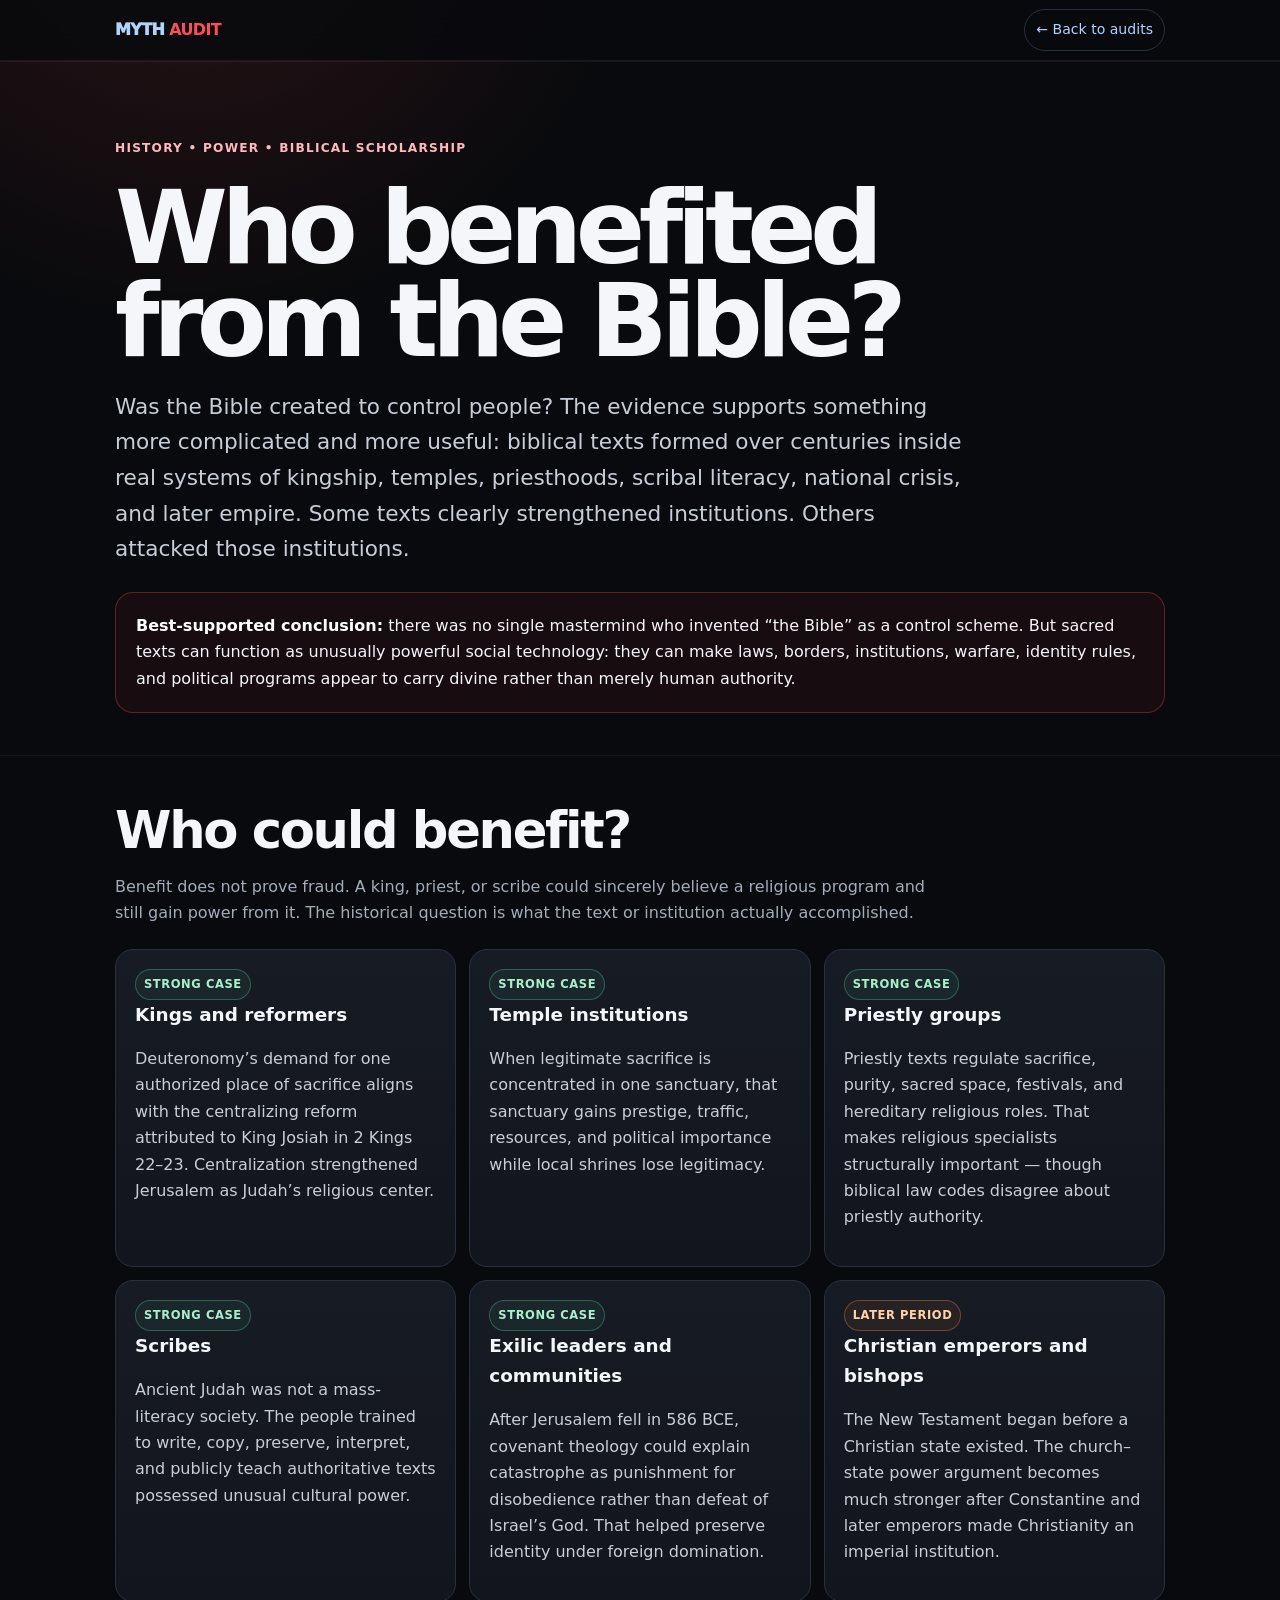
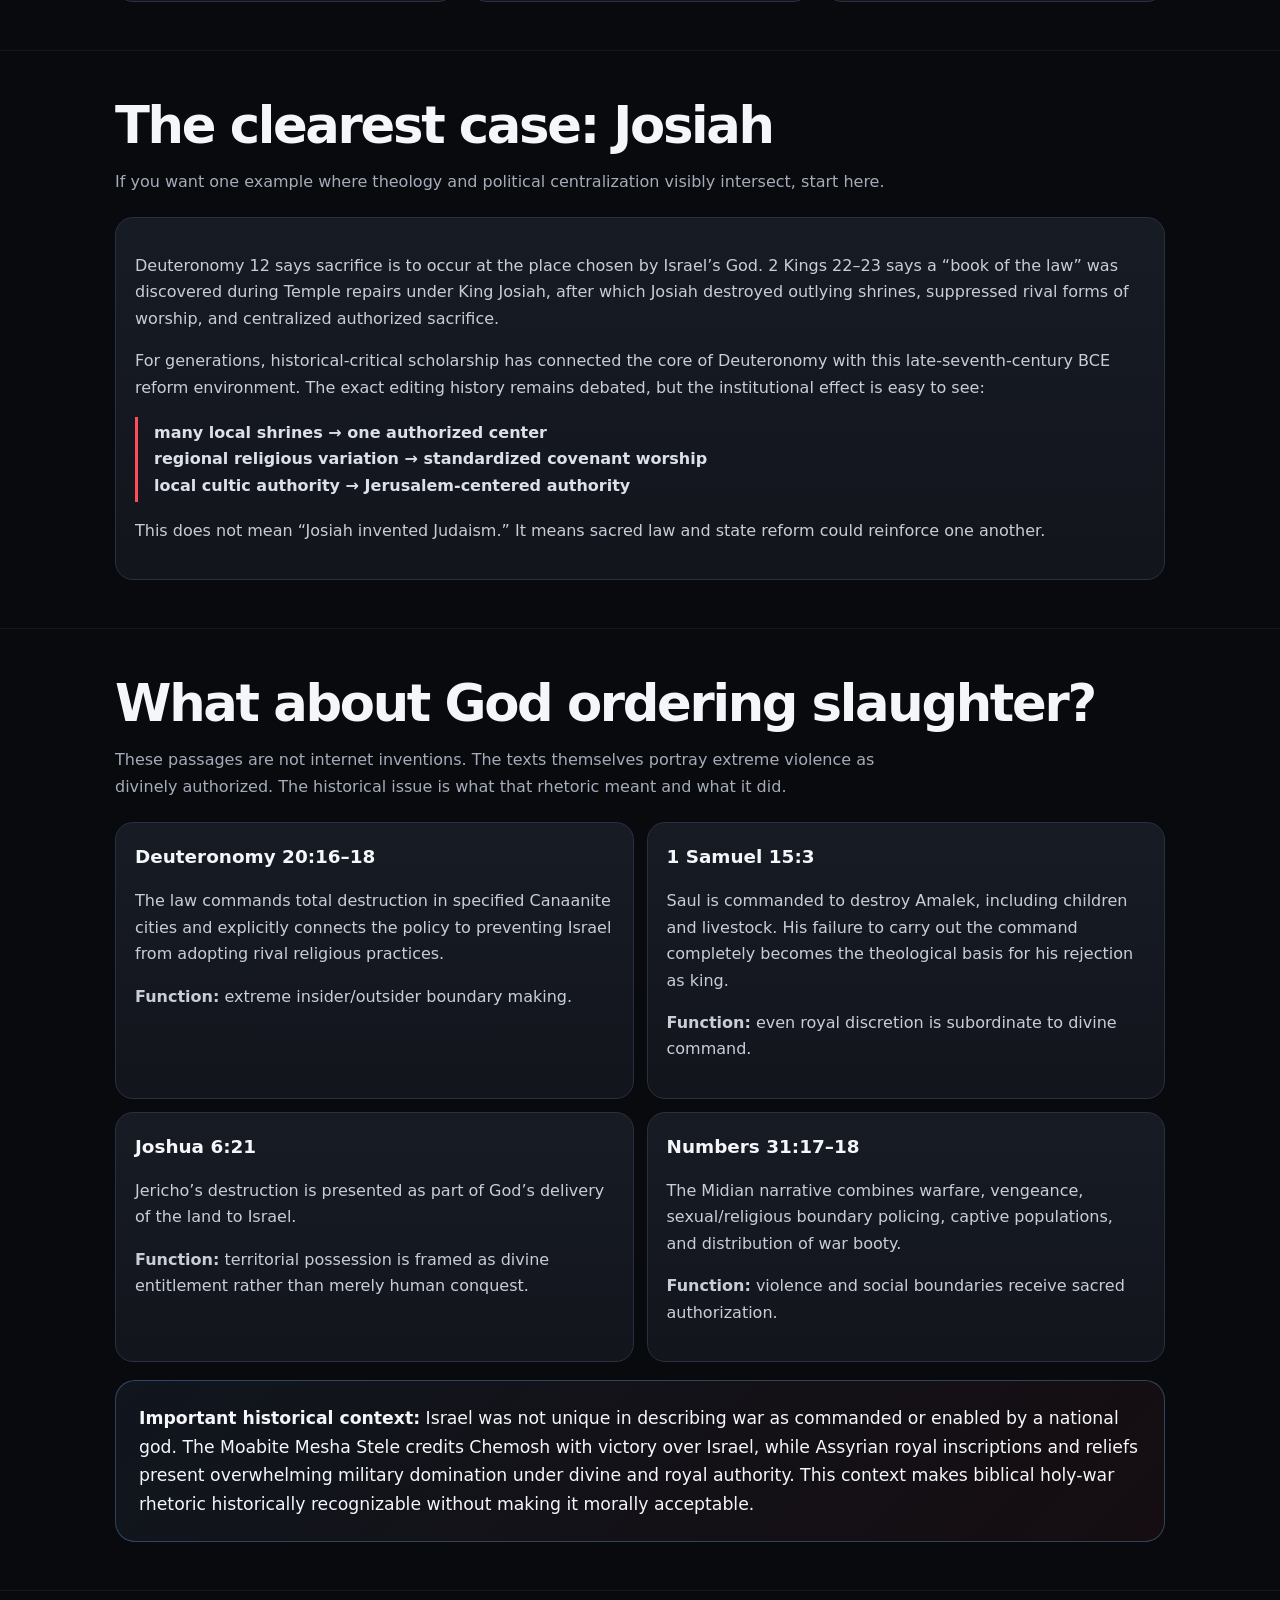
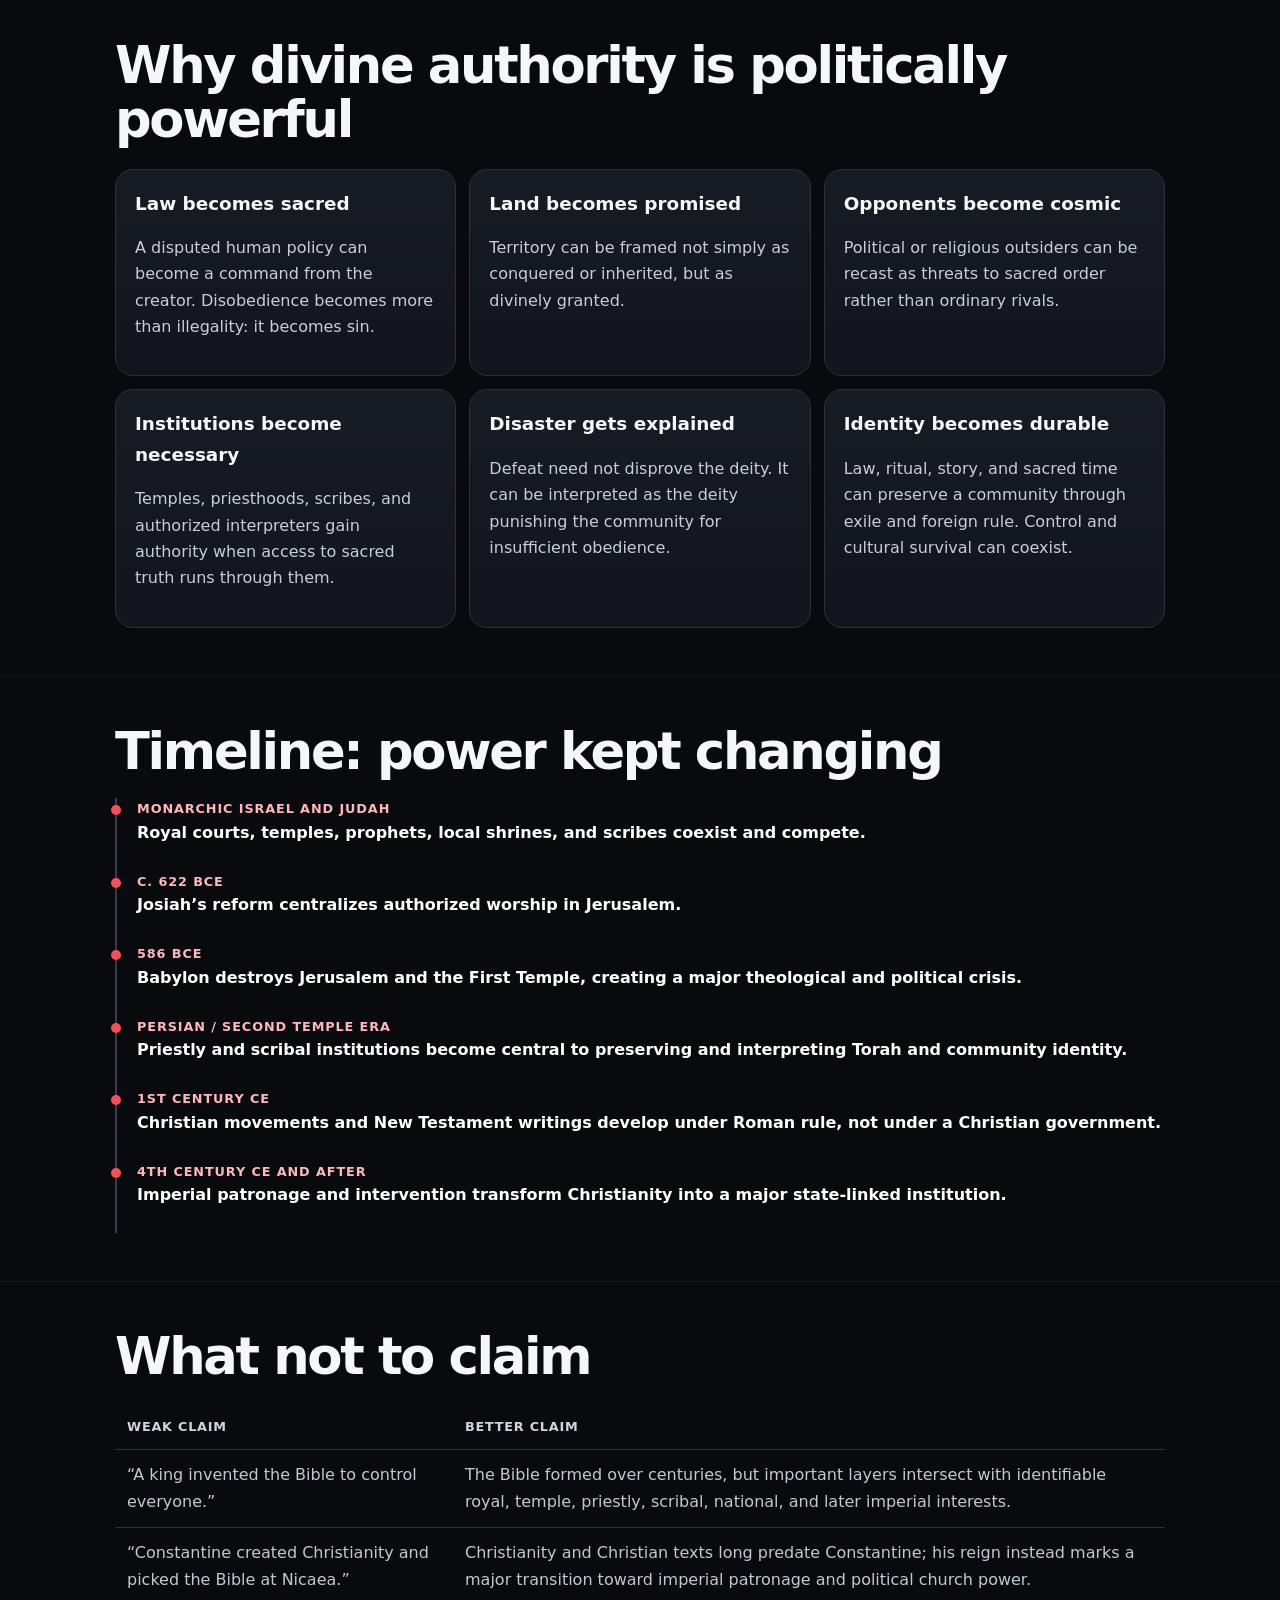
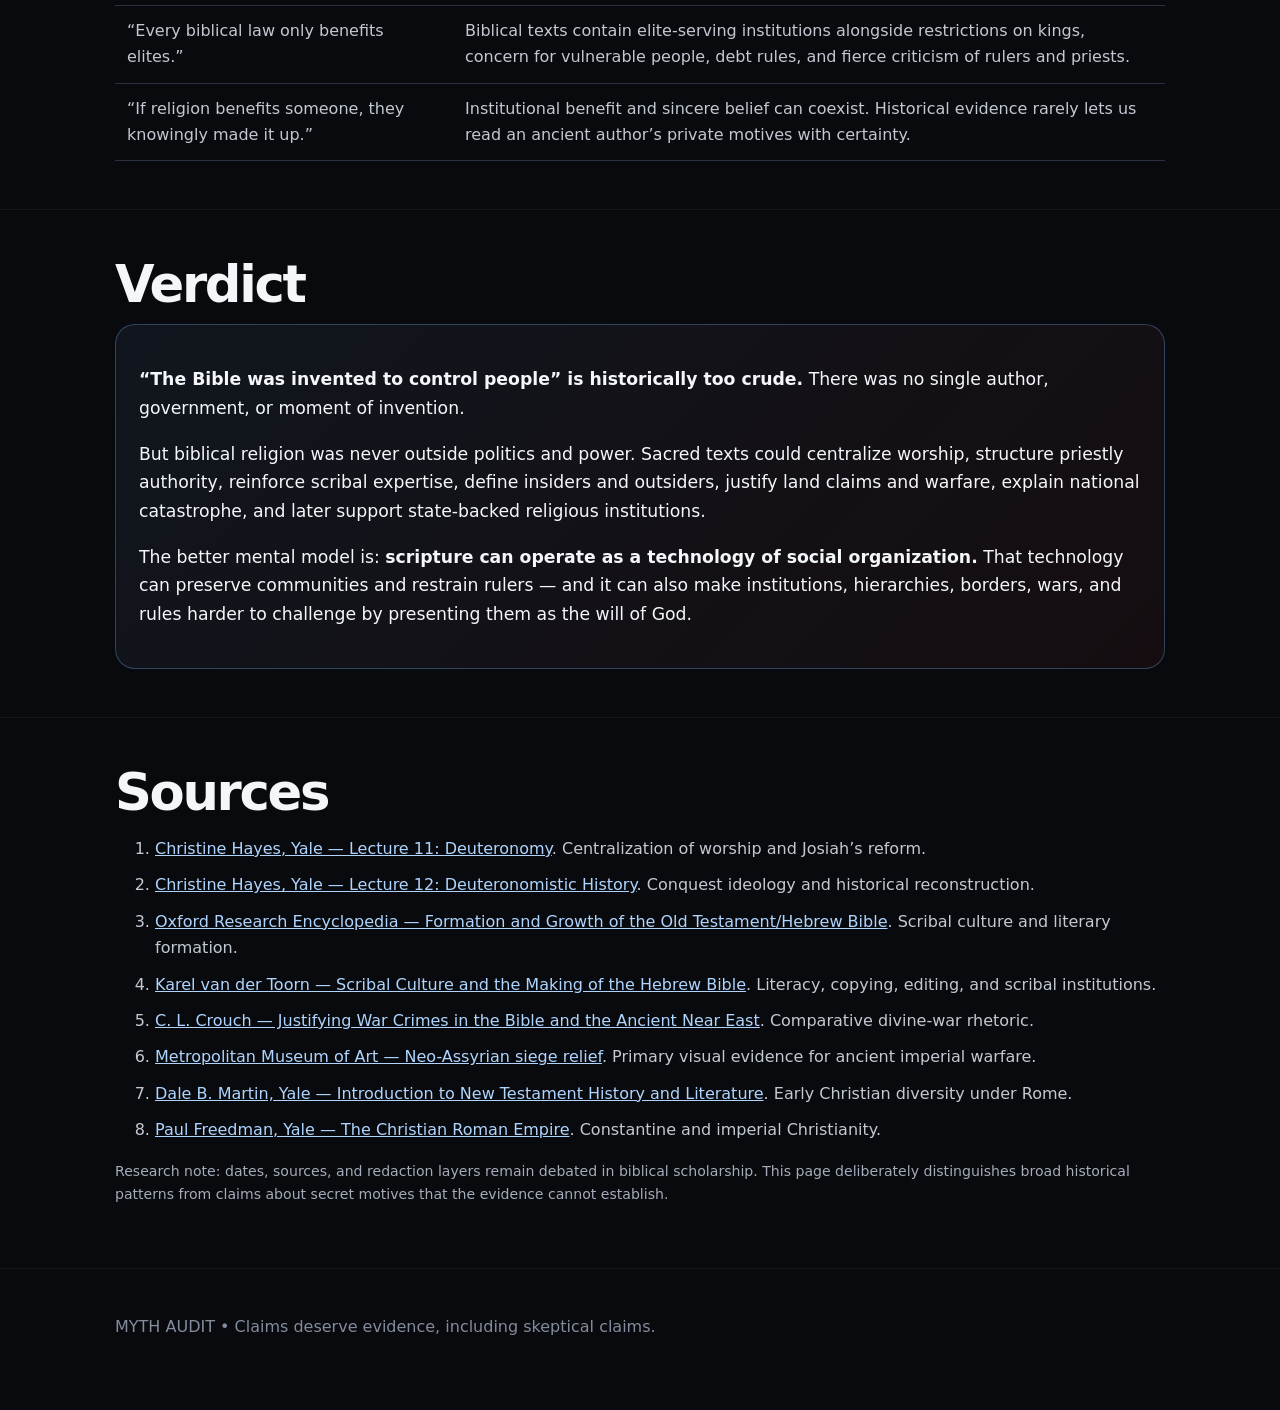
<file: research/who-benefited-from-the-bible.html>
<!doctype html>
<html lang="en">
<head>
<meta charset="utf-8"><meta name="viewport" content="width=device-width,initial-scale=1"><meta name="description" content="Who benefited from biblical texts? An evidence-first look at kings, priests, scribes, conquest ideology, exile, and imperial Christianity."><meta name="theme-color" content="#090a0d"><title>Who Benefited From the Bible? — Myth Audit</title>
<style>:root{--bg:#090a0d;--p:#12151c;--p2:#171b24;--t:#f4f6fa;--m:#a4acba;--line:#293040;--r:#ff4d57;--o:#ff8a3d;--g:#49d397;--b:#78b9ff;--max:1050px}*{box-sizing:border-box}html{scroll-behavior:smooth}body{margin:0;background:radial-gradient(circle at 15% -2%,rgba(255,77,87,.14),transparent 28rem),var(--bg);color:var(--t);font-family:Inter,system-ui,-apple-system,Segoe UI,Roboto,Arial,sans-serif;line-height:1.65}a{color:#afd5ff}.wrap{width:min(var(--max),calc(100% - 32px));margin:auto}.top{position:sticky;top:0;z-index:10;background:rgba(9,10,13,.86);backdrop-filter:blur(14px);border-bottom:1px solid rgba(255,255,255,.07)}.nav{min-height:60px;display:flex;align-items:center;justify-content:space-between;gap:15px}.brand{font-weight:1000;text-decoration:none;letter-spacing:-.04em}.brand b{color:var(--r)}.back{font-size:.88rem;text-decoration:none;border:1px solid var(--line);padding:8px 11px;border-radius:999px}.hero{padding:72px 0 42px}.ey{display:inline-block;color:#ffb8bd;font-weight:900;letter-spacing:.1em;text-transform:uppercase;font-size:.76rem}.hero h1{font-size:clamp(2.8rem,8vw,6.4rem);line-height:.91;letter-spacing:-.065em;margin:.2em 0}.lede{max-width:860px;color:#c8ced8;font-size:clamp(1.08rem,2vw,1.35rem)}.thesis{margin-top:25px;border:1px solid rgba(255,77,87,.31);background:rgba(255,77,87,.06);border-radius:18px;padding:20px}.thesis strong{color:#fff}section{padding:48px 0;border-top:1px solid rgba(255,255,255,.055)}h2{font-size:clamp(1.9rem,4vw,3.2rem);letter-spacing:-.045em;line-height:1.05;margin:0 0 12px}.intro{color:var(--m);max-width:820px}.grid{display:grid;grid-template-columns:repeat(12,1fr);gap:13px;margin-top:22px}.card{grid-column:span 6;background:linear-gradient(180deg,var(--p2),var(--p));border:1px solid var(--line);border-radius:18px;padding:19px}.card.third{grid-column:span 4}.card.full{grid-column:1/-1}.card h3{margin:0 0 7px;font-size:1.15rem}.card p{color:#c8ced8}.tag{display:inline-flex;border:1px solid var(--line);padding:5px 8px;border-radius:999px;font-size:.72rem;font-weight:900;letter-spacing:.05em}.strong{color:#a9efcc;border-color:rgba(73,211,151,.35);background:rgba(73,211,151,.07)}.careful{color:#ffd3a8;border-color:rgba(255,138,61,.35);background:rgba(255,138,61,.07)}.quote{border-left:3px solid var(--r);padding:3px 0 3px 16px;color:#dce1e9;margin:14px 0}.matrix{width:100%;border-collapse:collapse;margin-top:20px}.matrix th,.matrix td{text-align:left;vertical-align:top;padding:12px;border-bottom:1px solid var(--line)}.matrix th{color:#cfd5de;font-size:.8rem;text-transform:uppercase;letter-spacing:.06em}.matrix td{color:#c2c8d2}.timeline{margin-top:20px}.t{border-left:2px solid #353d4d;padding:0 0 25px 20px;position:relative}.t:before{content:"";position:absolute;width:10px;height:10px;border-radius:50%;background:var(--r);left:-6px;top:7px}.t b{color:#fff}.date{color:#ffb7bb;font-size:.8rem;font-weight:900;text-transform:uppercase;letter-spacing:.07em}.verdict{border:1px solid rgba(120,185,255,.3);background:linear-gradient(135deg,rgba(120,185,255,.07),rgba(255,77,87,.05));border-radius:20px;padding:23px;font-size:1.08rem}.sources li{margin:10px 0;color:#c3c9d2}.note{font-size:.88rem;color:var(--m)}footer{padding:45px 0 70px;color:#838c9d;border-top:1px solid rgba(255,255,255,.06)}@media(max-width:760px){.card,.card.third{grid-column:1/-1}.matrix{display:block;overflow:auto}.hero{padding-top:50px}}</style>
</head>
<body>
<header class="top"><div class="wrap nav"><a class="brand" href="../index.html">MYTH <b>AUDIT</b></a><a class="back" href="../index.html#research">← Back to audits</a></div></header>
<main>
<section class="hero"><div class="wrap"><div class="ey">History • power • biblical scholarship</div><h1>Who benefited<br>from the Bible?</h1><p class="lede">Was the Bible created to control people? The evidence supports something more complicated and more useful: biblical texts formed over centuries inside real systems of kingship, temples, priesthoods, scribal literacy, national crisis, and later empire. Some texts clearly strengthened institutions. Others attacked those institutions.</p><div class="thesis"><strong>Best-supported conclusion:</strong> there was no single mastermind who invented “the Bible” as a control scheme. But sacred texts can function as unusually powerful social technology: they can make laws, borders, institutions, warfare, identity rules, and political programs appear to carry divine rather than merely human authority.</div></div></section>

<section><div class="wrap"><h2>Who could benefit?</h2><p class="intro">Benefit does not prove fraud. A king, priest, or scribe could sincerely believe a religious program and still gain power from it. The historical question is what the text or institution actually accomplished.</p><div class="grid">
<article class="card third"><span class="tag strong">STRONG CASE</span><h3>Kings and reformers</h3><p>Deuteronomy’s demand for one authorized place of sacrifice aligns with the centralizing reform attributed to King Josiah in 2 Kings 22–23. Centralization strengthened Jerusalem as Judah’s religious center.</p></article>
<article class="card third"><span class="tag strong">STRONG CASE</span><h3>Temple institutions</h3><p>When legitimate sacrifice is concentrated in one sanctuary, that sanctuary gains prestige, traffic, resources, and political importance while local shrines lose legitimacy.</p></article>
<article class="card third"><span class="tag strong">STRONG CASE</span><h3>Priestly groups</h3><p>Priestly texts regulate sacrifice, purity, sacred space, festivals, and hereditary religious roles. That makes religious specialists structurally important — though biblical law codes disagree about priestly authority.</p></article>
<article class="card third"><span class="tag strong">STRONG CASE</span><h3>Scribes</h3><p>Ancient Judah was not a mass-literacy society. The people trained to write, copy, preserve, interpret, and publicly teach authoritative texts possessed unusual cultural power.</p></article>
<article class="card third"><span class="tag strong">STRONG CASE</span><h3>Exilic leaders and communities</h3><p>After Jerusalem fell in 586 BCE, covenant theology could explain catastrophe as punishment for disobedience rather than defeat of Israel’s God. That helped preserve identity under foreign domination.</p></article>
<article class="card third"><span class="tag careful">LATER PERIOD</span><h3>Christian emperors and bishops</h3><p>The New Testament began before a Christian state existed. The church–state power argument becomes much stronger after Constantine and later emperors made Christianity an imperial institution.</p></article>
</div></div></section>

<section><div class="wrap"><h2>The clearest case: Josiah</h2><p class="intro">If you want one example where theology and political centralization visibly intersect, start here.</p><div class="grid"><article class="card full"><p>Deuteronomy 12 says sacrifice is to occur at the place chosen by Israel’s God. 2 Kings 22–23 says a “book of the law” was discovered during Temple repairs under King Josiah, after which Josiah destroyed outlying shrines, suppressed rival forms of worship, and centralized authorized sacrifice.</p><p>For generations, historical-critical scholarship has connected the core of Deuteronomy with this late-seventh-century BCE reform environment. The exact editing history remains debated, but the institutional effect is easy to see:</p><div class="quote"><strong>many local shrines → one authorized center<br>regional religious variation → standardized covenant worship<br>local cultic authority → Jerusalem-centered authority</strong></div><p>This does not mean “Josiah invented Judaism.” It means sacred law and state reform could reinforce one another.</p></article></div></div></section>

<section><div class="wrap"><h2>What about God ordering slaughter?</h2><p class="intro">These passages are not internet inventions. The texts themselves portray extreme violence as divinely authorized. The historical issue is what that rhetoric meant and what it did.</p><div class="grid">
<article class="card"><h3>Deuteronomy 20:16–18</h3><p>The law commands total destruction in specified Canaanite cities and explicitly connects the policy to preventing Israel from adopting rival religious practices.</p><p><strong>Function:</strong> extreme insider/outsider boundary making.</p></article>
<article class="card"><h3>1 Samuel 15:3</h3><p>Saul is commanded to destroy Amalek, including children and livestock. His failure to carry out the command completely becomes the theological basis for his rejection as king.</p><p><strong>Function:</strong> even royal discretion is subordinate to divine command.</p></article>
<article class="card"><h3>Joshua 6:21</h3><p>Jericho’s destruction is presented as part of God’s delivery of the land to Israel.</p><p><strong>Function:</strong> territorial possession is framed as divine entitlement rather than merely human conquest.</p></article>
<article class="card"><h3>Numbers 31:17–18</h3><p>The Midian narrative combines warfare, vengeance, sexual/religious boundary policing, captive populations, and distribution of war booty.</p><p><strong>Function:</strong> violence and social boundaries receive sacred authorization.</p></article>
</div><div class="verdict" style="margin-top:18px"><strong>Important historical context:</strong> Israel was not unique in describing war as commanded or enabled by a national god. The Moabite Mesha Stele credits Chemosh with victory over Israel, while Assyrian royal inscriptions and reliefs present overwhelming military domination under divine and royal authority. This context makes biblical holy-war rhetoric historically recognizable without making it morally acceptable.</div></div></section>

<section><div class="wrap"><h2>Why divine authority is politically powerful</h2><div class="grid">
<div class="card third"><h3>Law becomes sacred</h3><p>A disputed human policy can become a command from the creator. Disobedience becomes more than illegality: it becomes sin.</p></div>
<div class="card third"><h3>Land becomes promised</h3><p>Territory can be framed not simply as conquered or inherited, but as divinely granted.</p></div>
<div class="card third"><h3>Opponents become cosmic</h3><p>Political or religious outsiders can be recast as threats to sacred order rather than ordinary rivals.</p></div>
<div class="card third"><h3>Institutions become necessary</h3><p>Temples, priesthoods, scribes, and authorized interpreters gain authority when access to sacred truth runs through them.</p></div>
<div class="card third"><h3>Disaster gets explained</h3><p>Defeat need not disprove the deity. It can be interpreted as the deity punishing the community for insufficient obedience.</p></div>
<div class="card third"><h3>Identity becomes durable</h3><p>Law, ritual, story, and sacred time can preserve a community through exile and foreign rule. Control and cultural survival can coexist.</p></div>
</div></div></section>

<section><div class="wrap"><h2>Timeline: power kept changing</h2><div class="timeline"><div class="t"><div class="date">Monarchic Israel and Judah</div><b>Royal courts, temples, prophets, local shrines, and scribes coexist and compete.</b></div><div class="t"><div class="date">c. 622 BCE</div><b>Josiah’s reform centralizes authorized worship in Jerusalem.</b></div><div class="t"><div class="date">586 BCE</div><b>Babylon destroys Jerusalem and the First Temple, creating a major theological and political crisis.</b></div><div class="t"><div class="date">Persian / Second Temple era</div><b>Priestly and scribal institutions become central to preserving and interpreting Torah and community identity.</b></div><div class="t"><div class="date">1st century CE</div><b>Christian movements and New Testament writings develop under Roman rule, not under a Christian government.</b></div><div class="t"><div class="date">4th century CE and after</div><b>Imperial patronage and intervention transform Christianity into a major state-linked institution.</b></div></div></div></section>

<section><div class="wrap"><h2>What not to claim</h2><table class="matrix"><thead><tr><th>Weak claim</th><th>Better claim</th></tr></thead><tbody><tr><td>“A king invented the Bible to control everyone.”</td><td>The Bible formed over centuries, but important layers intersect with identifiable royal, temple, priestly, scribal, national, and later imperial interests.</td></tr><tr><td>“Constantine created Christianity and picked the Bible at Nicaea.”</td><td>Christianity and Christian texts long predate Constantine; his reign instead marks a major transition toward imperial patronage and political church power.</td></tr><tr><td>“Every biblical law only benefits elites.”</td><td>Biblical texts contain elite-serving institutions alongside restrictions on kings, concern for vulnerable people, debt rules, and fierce criticism of rulers and priests.</td></tr><tr><td>“If religion benefits someone, they knowingly made it up.”</td><td>Institutional benefit and sincere belief can coexist. Historical evidence rarely lets us read an ancient author’s private motives with certainty.</td></tr></tbody></table></div></section>

<section><div class="wrap"><h2>Verdict</h2><div class="verdict"><p><strong>“The Bible was invented to control people” is historically too crude.</strong> There was no single author, government, or moment of invention.</p><p>But biblical religion was never outside politics and power. Sacred texts could centralize worship, structure priestly authority, reinforce scribal expertise, define insiders and outsiders, justify land claims and warfare, explain national catastrophe, and later support state-backed religious institutions.</p><p>The better mental model is: <strong>scripture can operate as a technology of social organization.</strong> That technology can preserve communities and restrain rulers — and it can also make institutions, hierarchies, borders, wars, and rules harder to challenge by presenting them as the will of God.</p></div></div></section>

<section><div class="wrap"><h2>Sources</h2><ol class="sources"><li><a href="https://oyc.yale.edu/religious-studies/rlst-145/lecture-11">Christine Hayes, Yale — Lecture 11: Deuteronomy</a>. Centralization of worship and Josiah’s reform.</li><li><a href="https://oyc.yale.edu/religious-studies/rlst-145/lecture-12">Christine Hayes, Yale — Lecture 12: Deuteronomistic History</a>. Conquest ideology and historical reconstruction.</li><li><a href="https://academic.oup.com/edited-volume/62249/chapter-abstract/568452114">Oxford Research Encyclopedia — Formation and Growth of the Old Testament/Hebrew Bible</a>. Scribal culture and literary formation.</li><li><a href="https://books.google.com/books/about/Scribal_Culture_and_the_Making_of_the_He.html?id=-0wTTo0rwkwC">Karel van der Toorn — Scribal Culture and the Making of the Hebrew Bible</a>. Literacy, copying, editing, and scribal institutions.</li><li><a href="https://www.thetorah.com/article/justifying-war-crimes-in-the-bible-and-the-ancient-near-east">C. L. Crouch — Justifying War Crimes in the Bible and the Ancient Near East</a>. Comparative divine-war rhetoric.</li><li><a href="https://www.metmuseum.org/art/collection/search/322622">Metropolitan Museum of Art — Neo-Assyrian siege relief</a>. Primary visual evidence for ancient imperial warfare.</li><li><a href="https://oyc.yale.edu/religious-studies/rlst-152">Dale B. Martin, Yale — Introduction to New Testament History and Literature</a>. Early Christian diversity under Rome.</li><li><a href="https://oyc.yale.edu/history/hist-210/lecture-4">Paul Freedman, Yale — The Christian Roman Empire</a>. Constantine and imperial Christianity.</li></ol><p class="note">Research note: dates, sources, and redaction layers remain debated in biblical scholarship. This page deliberately distinguishes broad historical patterns from claims about secret motives that the evidence cannot establish.</p></div></section>
</main>
<footer><div class="wrap">MYTH AUDIT • Claims deserve evidence, including skeptical claims.</div></footer>
</body></html>
</file>
<file: styles.css>
:root{--bg:#020202;--panel:#090909;--panel2:#0e0e0e;--panel3:#141414;--text:#f3f0ed;--muted:#8d8582;--line:#29201f;--red:#ff1919;--blood:#7d0000;--deepblood:#2a0000;--ember:#ff4a00;--bone:#d8d0c7;--green:#70d49f;--yellow:#e9bc5b;--blue:#7ba7c9;--max:1180px;--shadow:0 30px 90px rgba(0,0,0,.72)}
*{box-sizing:border-box}html{scroll-behavior:smooth}body{margin:0;background:#020202;color:var(--text);font-family:Inter,ui-sans-serif,system-ui,-apple-system,Segoe UI,Roboto,Arial,sans-serif;line-height:1.58;min-height:100vh;position:relative}body:before{content:"";position:fixed;inset:0;pointer-events:none;z-index:-2;background:radial-gradient(circle at 50% -10%,rgba(125,0,0,.42),transparent 38rem),radial-gradient(circle at 7% 25%,rgba(255,25,25,.08),transparent 25rem),radial-gradient(circle at 92% 58%,rgba(255,74,0,.055),transparent 30rem),linear-gradient(#030303,#000)}body:after{content:"";position:fixed;inset:0;pointer-events:none;z-index:60;background:repeating-linear-gradient(0deg,rgba(255,255,255,.012) 0,rgba(255,255,255,.012) 1px,transparent 1px,transparent 4px),radial-gradient(circle at center,transparent 45%,rgba(0,0,0,.48) 100%);mix-blend-mode:screen;opacity:.42}a{color:inherit}.wrap{width:min(var(--max),calc(100% - 30px));margin:auto}.topbar{position:sticky;top:0;z-index:50;background:rgba(2,2,2,.94);backdrop-filter:blur(18px);border-bottom:1px solid rgba(255,25,25,.28);box-shadow:0 8px 40px rgba(0,0,0,.55)}.topbar-inner{min-height:62px;display:flex;align-items:center;justify-content:space-between;gap:20px}.brand{display:flex;align-items:center;gap:10px;text-decoration:none;font-family:Impact,Haettenschweiler,'Arial Narrow Bold',sans-serif;font-size:1.18rem;letter-spacing:.055em}.brand b{color:var(--red);text-shadow:0 0 16px rgba(255,25,25,.6)}.brand-mark{display:grid;place-items:center;width:29px;height:29px;border:1px solid var(--red);color:var(--red);font-family:Georgia,serif;font-weight:900;transform:rotate(45deg);box-shadow:0 0 18px rgba(255,25,25,.22)}.brand-mark::first-letter{transform:rotate(-45deg)}.nav{display:flex;gap:8px}.nav a,.button{border:1px solid #3b2725;background:#090909;color:#d8d1ca;text-decoration:none;padding:9px 13px;font-weight:850;font-size:.78rem;letter-spacing:.04em;text-transform:uppercase;transition:.18s ease}.nav a:hover,.button:hover{border-color:var(--red);color:#fff;box-shadow:0 0 20px rgba(255,25,25,.12)}.button{cursor:pointer}.button.primary{background:linear-gradient(135deg,#9a0000,#ff1919);border-color:#ff3636;color:#fff;box-shadow:0 12px 35px rgba(125,0,0,.32)}
.threatline{overflow:hidden;border-bottom:1px solid #351110;background:linear-gradient(90deg,#170000,#090000,#170000);color:#df8f8f;height:27px;position:relative;z-index:10}.threat-track{height:27px;display:flex;align-items:center;gap:22px;width:max-content;padding:0 20px;font-size:.65rem;font-weight:950;letter-spacing:.18em;text-transform:uppercase;white-space:nowrap}.threat-track i{font-style:normal;color:var(--red);font-size:.55rem}
.audit-front{padding:34px 0 30px;position:relative}.audit-front:before{content:"";position:absolute;right:-220px;top:-80px;width:620px;height:620px;border-radius:50%;background:repeating-conic-gradient(from 0deg,rgba(255,25,25,.065) 0 2deg,transparent 2deg 15deg);mask:radial-gradient(circle,transparent 0 25%,#000 26% 27%,transparent 28% 42%,#000 43% 44%,transparent 45% 58%,#000 59% 60%,transparent 61%);opacity:.7;pointer-events:none;z-index:-1}.front-copy{max-width:1000px}.kicker{font-size:.68rem;font-weight:950;letter-spacing:.2em;text-transform:uppercase;color:#b54848;margin-bottom:7px}.front-copy h1{font-family:Impact,Haettenschweiler,'Arial Narrow Bold',sans-serif;font-size:clamp(3.15rem,8vw,7.2rem);line-height:.83;letter-spacing:.015em;text-transform:uppercase;margin:.14em 0 .16em}.front-copy h1 span{color:var(--red);text-shadow:0 0 32px rgba(255,25,25,.2)}.lede{font-size:clamp(1rem,2vw,1.23rem);color:#b9b0aa;max-width:920px;margin:0}.lede strong{color:#fff}.front-metrics{display:grid;grid-template-columns:.65fr 1fr .8fr;gap:8px;margin:22px 0 11px}.stat{background:linear-gradient(180deg,#0b0b0b,#060606);border:1px solid #2b2220;padding:13px 15px;position:relative;overflow:hidden}.stat:after{content:"";position:absolute;left:0;right:0;bottom:0;height:1px;background:linear-gradient(90deg,transparent,#64100d,transparent)}.stat.critical{border-color:#65110e;background:linear-gradient(135deg,#170403,#080808)}.stat small{display:block;font-size:.62rem;font-weight:950;letter-spacing:.16em;text-transform:uppercase;color:#706965}.stat b{display:block;font-size:1.18rem;letter-spacing:-.025em;margin-top:3px}.stat.critical b{color:#ffc3bc}.warning-strip{display:flex;align-items:center;gap:10px;border:1px solid #47291b;border-left:3px solid var(--ember);background:#100b08;color:#af9b90;padding:10px 13px;font-size:.78rem;margin-bottom:13px}.warning-strip span{color:var(--ember);font-size:1rem}.warning-strip strong{color:#e3b3a3;letter-spacing:.055em}
.database-shell{position:relative;border:1px solid #3c1715;background:linear-gradient(180deg,rgba(10,5,5,.96),rgba(3,3,3,.98));padding:18px;box-shadow:0 35px 100px rgba(0,0,0,.8),inset 0 0 45px rgba(125,0,0,.035);clip-path:polygon(0 0,calc(100% - 22px) 0,100% 22px,100% 100%,22px 100%,0 calc(100% - 22px))}.database-shell:before{content:"CLASSIFIED // PUBLIC EVIDENCE";position:absolute;right:26px;top:11px;color:#491715;font-size:.55rem;font-weight:950;letter-spacing:.16em}.database-head{display:flex;align-items:end;justify-content:space-between;gap:18px;flex-wrap:wrap;padding-top:7px}.database-head h2,.section h2{font-family:Impact,Haettenschweiler,'Arial Narrow Bold',sans-serif;text-transform:uppercase;letter-spacing:.025em;margin:0}.database-head h2{font-size:clamp(2rem,5vw,3.8rem);color:#f6f0eb}.database-head p{margin:4px 0 0;color:#766e69;font-size:.88rem}.countline{color:#8e5e58;font-size:.73rem;font-weight:850;letter-spacing:.05em;text-transform:uppercase}.toolbar{display:grid;gap:8px;margin:16px 0 11px}.toolbar-3{grid-template-columns:1.5fr .75fr .75fr}.toolbar input,.toolbar select{width:100%;background:#050505;border:1px solid #312321;color:#ece5de;padding:13px 14px;font:inherit;border-radius:0;outline:0}.toolbar input::placeholder{color:#5f5651}.toolbar input:focus,.toolbar select:focus{border-color:#9b211c;box-shadow:0 0 0 1px rgba(255,25,25,.13),0 0 25px rgba(125,0,0,.12)}.filters{display:flex;gap:6px;flex-wrap:wrap;margin-bottom:15px}.filter{cursor:pointer;border:1px solid #2d2321;background:#070707;color:#8f8782;padding:7px 10px;font-weight:900;font-size:.7rem;text-transform:uppercase;letter-spacing:.055em}.filter:hover,.filter.active{border-color:#7f1814;color:#f3d4cf;background:#190504}
.feed{display:grid;gap:9px}.claim-card{position:relative;overflow:hidden;border:1px solid #261d1b;background:linear-gradient(100deg,#090909,#050505);box-shadow:0 18px 50px rgba(0,0,0,.45);transition:border-color .2s ease,transform .2s ease,box-shadow .2s ease}.claim-card:hover{border-color:#4e1b18}.claim-card.top-damning{border-color:#5a0d0a;background:linear-gradient(100deg,#190302 0,#090606 26%,#050505 70%);box-shadow:0 24px 65px rgba(0,0,0,.58),inset 0 0 55px rgba(125,0,0,.04)}.claim-card.top-damning:before{content:"";position:absolute;inset:0 auto 0 0;width:4px;background:linear-gradient(#ff1919,#7d0000,#ff4a00);box-shadow:0 0 20px rgba(255,25,25,.32)}.claim-card.open{border-color:#94130d;box-shadow:0 28px 80px rgba(0,0,0,.72),0 0 34px rgba(125,0,0,.10)}.claim-hit{display:block;width:100%;border:0;background:transparent;color:inherit;text-align:left;padding:17px 18px 15px;cursor:pointer;font:inherit}.claim-hit:hover .claim-title{color:#fff}.impact-row{display:flex;justify-content:space-between;align-items:flex-start;gap:14px}.rank-block{display:flex;align-items:baseline;gap:7px}.rank-no{font-family:Impact,Haettenschweiler,'Arial Narrow Bold',sans-serif;font-size:1.5rem;letter-spacing:.04em;color:#e4ded8}.rank-label{font-size:.58rem;text-transform:uppercase;letter-spacing:.18em;color:#514b48;font-weight:950}.damning-score{display:grid;grid-template-columns:auto auto;align-items:baseline;justify-content:end;column-gap:2px;text-align:right}.damning-score strong{font-family:Impact,Haettenschweiler,'Arial Narrow Bold',sans-serif;font-size:2.05rem;line-height:.85;color:var(--red);letter-spacing:.02em;text-shadow:0 0 22px rgba(255,25,25,.23)}.damning-score span{font-size:.7rem;color:#7d7470;font-weight:900}.damning-score em{grid-column:1/-1;font-style:normal;font-size:.55rem;letter-spacing:.18em;font-weight:950;color:#c64d46;margin-top:3px}.impact-caption{display:block;color:#715f5b;font-size:.68rem;text-transform:uppercase;letter-spacing:.07em;margin:2px 0 10px}.card-top{display:flex;justify-content:space-between;align-items:flex-start;gap:8px;flex-wrap:wrap}.badges{display:flex;gap:5px;flex-wrap:wrap}.badge{display:inline-flex;border:1px solid #2c2422;background:#0d0d0d;padding:4px 7px;font-size:.59rem;font-weight:950;letter-spacing:.075em;text-transform:uppercase;color:#8d8580}.badge.unsupported{color:#ffaaa4;border-color:#64120f;background:#160403}.badge.misleading{color:#e5be7c;border-color:#57421a;background:#110e06}.badge.supported{color:#93d7ab;border-color:#245536;background:#07120c}.badge.complex{color:#a6bfd1;border-color:#2b4557;background:#081015}.meta{font-size:.62rem;color:#4e4946;font-weight:850;text-transform:uppercase;letter-spacing:.08em}.claim-title{display:block;font-size:clamp(1.15rem,2.2vw,1.55rem);font-weight:950;line-height:1.23;letter-spacing:-.02em;margin:11px 0 6px;color:#ded8d2;transition:color .18s}.verdict{display:block;color:#aaa19b;font-size:.97rem}.open-prompt{display:flex;align-items:center;justify-content:space-between;margin-top:12px;border-top:1px solid #211918;padding-top:9px;font-size:.62rem;color:#8e413d;font-weight:950;letter-spacing:.15em;text-transform:uppercase}.open-prompt:after{content:"▼";font-size:.55rem;color:var(--red);transition:transform .2s}.claim-card.open .open-prompt:after{transform:rotate(180deg)}
.inline-dossier{border-top:1px solid #5a120f;background:linear-gradient(180deg,#0b0404,#040404);padding:0 18px 20px;animation:dossierIn .22s ease-out}.dossier-head{display:flex;justify-content:space-between;align-items:center;gap:12px;padding:14px 0 12px;border-bottom:1px solid #241817}.dossier-head strong{font-family:Impact,Haettenschweiler,'Arial Narrow Bold',sans-serif;font-size:1.1rem;letter-spacing:.08em;color:#e7d8d3}.dossier-head span{font-size:.58rem;color:#883a35;letter-spacing:.14em;text-transform:uppercase;font-weight:950}.core-grid{display:grid;grid-template-columns:1fr 1fr;gap:10px;margin-top:12px}.core-box{border:1px solid #251b19;background:#070707;padding:13px}.core-box.defense{border-left:3px solid #6f6b66}.core-box.audit{border-left:3px solid var(--red);background:#0d0505}.micro-label{display:block;color:#7e3935;font-size:.57rem;font-weight:950;letter-spacing:.16em;text-transform:uppercase;margin-bottom:6px}.core-box p{margin:0;color:#aaa19a;font-size:.9rem}.defense-tree{margin-top:15px;border-top:1px solid #241817;padding-top:14px}.tree-title{display:flex;justify-content:space-between;gap:12px;align-items:end;margin-bottom:10px}.tree-title h3{font-family:Impact,Haettenschweiler,'Arial Narrow Bold',sans-serif;font-size:1.45rem;text-transform:uppercase;letter-spacing:.055em;margin:0}.tree-title span{font-size:.58rem;letter-spacing:.13em;text-transform:uppercase;color:#6d5a56;font-weight:900}.tree-list{position:relative;display:grid;gap:9px;margin-left:9px;padding-left:20px}.tree-list:before{content:"";position:absolute;left:4px;top:4px;bottom:4px;width:1px;background:linear-gradient(var(--red),#3b0d0a)}.defense-node{position:relative;border:1px solid #251a18;background:#070707;padding:12px 13px}.defense-node:before{content:"";position:absolute;left:-20px;top:19px;width:20px;height:1px;background:#61100d}.defense-node:after{content:"";position:absolute;left:-23px;top:16px;width:7px;height:7px;background:var(--red);transform:rotate(45deg);box-shadow:0 0 13px rgba(255,25,25,.35)}.branch-index{font-family:Impact,Haettenschweiler,'Arial Narrow Bold',sans-serif;color:#5d211d;font-size:1rem;letter-spacing:.08em}.they-say{margin-top:3px;color:#dbd2cc;font-weight:850}.response-block{margin-top:8px;padding:9px 10px;border-left:2px solid var(--red);background:#0e0404;color:#aaa09a;font-size:.87rem}.response-block strong{display:block;color:#b24741;font-size:.57rem;letter-spacing:.14em;text-transform:uppercase;margin-bottom:3px}.followup{margin-top:8px;color:#746a66;font-size:.78rem}.followup b{color:#9c4a44;text-transform:uppercase;letter-spacing:.07em;font-size:.68rem}.evidence-zone{display:grid;grid-template-columns:1fr .9fr;gap:10px;margin-top:14px}.evidence-panel{border:1px solid #251b19;background:#060606;padding:12px}.evidence-list{margin:7px 0 0;padding-left:18px;color:#a69d97;font-size:.86rem}.evidence-list li{margin:5px 0}.source-links{display:flex;flex-wrap:wrap;gap:6px;margin-top:8px}.source-links a{border:1px solid #3b1d1a;background:#0b0505;color:#c9847e;text-decoration:none;padding:5px 7px;font-size:.7rem}.source-links a:hover{border-color:var(--red);color:#ffd0cb}.card-actions{display:flex;flex-wrap:wrap;gap:6px;margin-top:12px}.card-actions button,.card-actions a{cursor:pointer;border:1px solid #3a2421;background:#080808;color:#a99d97;text-decoration:none;padding:7px 9px;font-size:.7rem;font-weight:900;text-transform:uppercase;letter-spacing:.06em}.card-actions a:first-child{border-color:#671411;color:#e79c96}.card-actions button:hover,.card-actions a:hover{border-color:var(--red);color:#fff}
.section{padding:54px 0}.section-head{margin-bottom:16px}.section h2{font-size:clamp(2rem,5vw,4rem)}.section-copy{color:#837a75;max-width:850px;margin:5px 0 0}.research-grid{display:grid;grid-template-columns:1.25fr .75fr;gap:10px}.feature{border:1px solid #4a100d;background:linear-gradient(135deg,#140302,#060606 55%);padding:23px;box-shadow:inset 0 0 60px rgba(125,0,0,.05)}.case-stamp{font-size:.58rem;letter-spacing:.16em;text-transform:uppercase;color:#8b322d;font-weight:950}.feature h3{font-family:Impact,Haettenschweiler,'Arial Narrow Bold',sans-serif;font-size:clamp(1.8rem,4vw,3rem);text-transform:uppercase;letter-spacing:.035em;margin:7px 0}.feature p{color:#9c938d}.mini-grid{display:grid;gap:8px}.mini{border:1px solid #251e1c;background:#070707;padding:15px}.mini b{display:block;color:#b34a43;font-size:.72rem;letter-spacing:.12em;margin-bottom:5px}.mini span{color:#847b76;font-size:.86rem}.ethos{display:grid;grid-template-columns:repeat(3,1fr);gap:8px}.ethos .mini{min-height:145px}.empty{border:1px dashed #54201c;background:#080303;color:#866d68;padding:24px;text-align:center}.footer{padding:42px 0 80px;border-top:1px solid #2b1210;color:#5e5753;font-size:.78rem}.footer strong{color:#aa423c;letter-spacing:.06em}
.deep{padding:60px 0 35px}.deep h1{font-family:Impact,Haettenschweiler,'Arial Narrow Bold',sans-serif;font-size:clamp(2.6rem,7vw,5.8rem);line-height:.9;text-transform:uppercase;letter-spacing:.025em;margin:.18em 0}.deep-grid{display:grid;grid-template-columns:1fr 1fr;gap:10px;margin-top:20px}.panel{border:1px solid #271b19;background:#070707;padding:17px}.steelman{border-left:3px solid #6c6864;padding-left:14px}.audit{border-left:3px solid var(--red);padding-left:14px}.crumb{color:#9c4c46;text-decoration:none;font-weight:900;font-size:.76rem;text-transform:uppercase;letter-spacing:.08em}.sharebox{display:flex;gap:7px;flex-wrap:wrap;margin-top:18px}.loading{padding:70px 0;color:#766c67}.notice{border:1px solid #5a351d;background:#100b07;color:#b79b87;padding:12px 14px}.confidence{font-weight:900}.confidence.high{color:var(--green)}.confidence.medium{color:var(--yellow)}
@keyframes dossierIn{from{opacity:0;transform:translateY(-7px)}to{opacity:1;transform:translateY(0)}}@media(prefers-reduced-motion:reduce){*{scroll-behavior:auto!important;animation:none!important;transition:none!important}}
@media(max-width:820px){.nav{display:none}.front-metrics,.toolbar-3,.research-grid,.ethos,.core-grid,.evidence-zone,.deep-grid{grid-template-columns:1fr}.audit-front{padding-top:25px}.front-copy h1{font-size:clamp(3rem,16vw,5.3rem)}.database-shell{padding:13px;clip-path:polygon(0 0,calc(100% - 15px) 0,100% 15px,100% 100%,15px 100%,0 calc(100% - 15px))}.database-shell:before{display:none}.claim-hit{padding:14px}.inline-dossier{padding:0 14px 16px}.tree-list{margin-left:4px;padding-left:16px}.defense-node:before{left:-16px;width:16px}.defense-node:after{left:-19px}.threat-track{font-size:.58rem}.topbar-inner{min-height:55px}}
</file>
